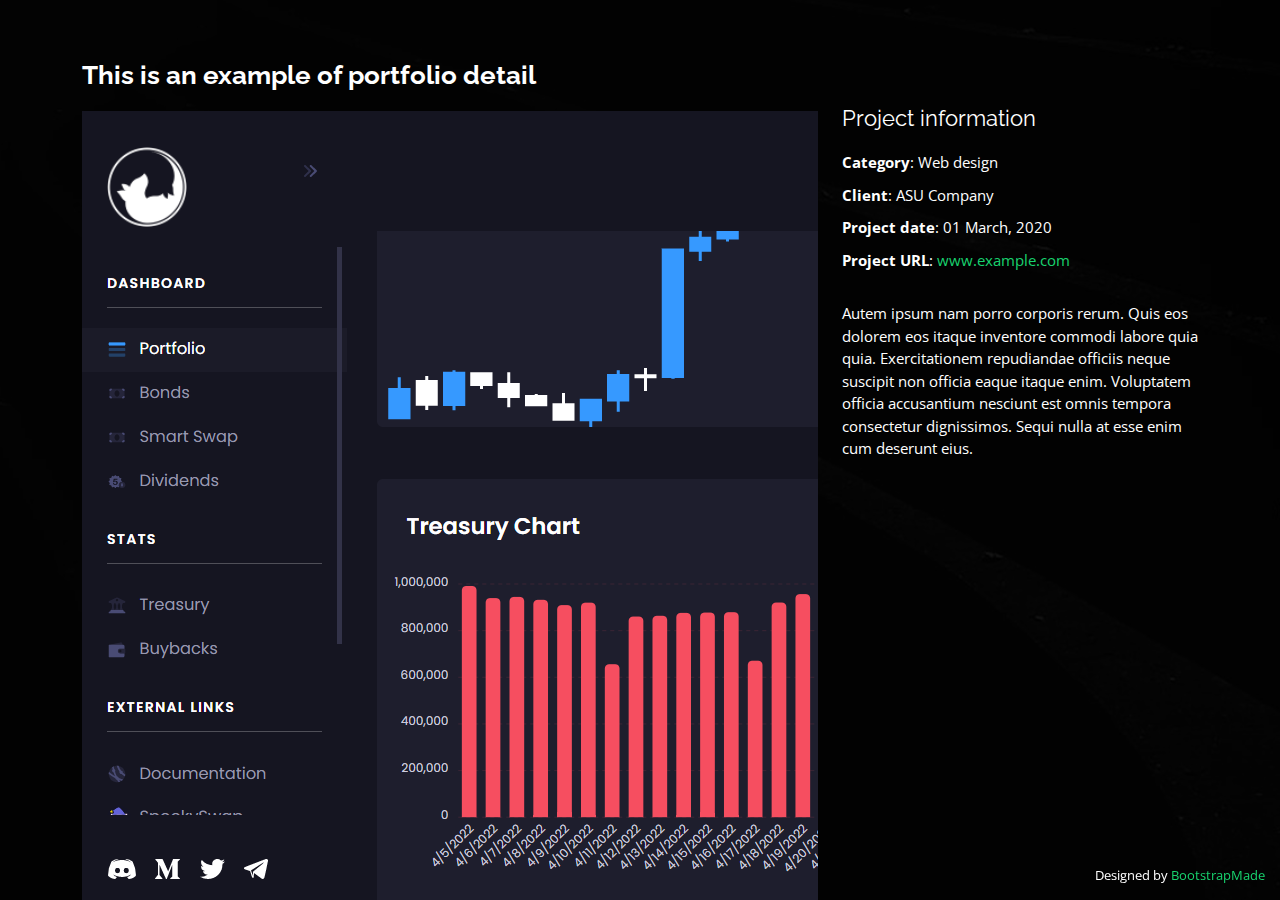
<file: portfolio-details.html>
<!DOCTYPE html>
<html lang="en">

<head>
  <meta charset="utf-8">
  <meta content="width=device-width, initial-scale=1.0" name="viewport">

  <title>Portfolio Details - Personal Bootstrap Template</title>
  <meta content="" name="description">
  <meta content="" name="keywords">

  <!-- Favicons -->
  <link href="assets/img/favicon.png" rel="icon">
  <link href="assets/img/apple-touch-icon.png" rel="apple-touch-icon">

  <!-- Google Fonts -->
  <link href="https://fonts.googleapis.com/css?family=Open+Sans:300,300i,400,400i,600,600i,700,700i|Raleway:300,300i,400,400i,500,500i,600,600i,700,700i|Poppins:300,300i,400,400i,500,500i,600,600i,700,700i" rel="stylesheet">

  <!-- Vendor CSS Files -->
  <link href="assets/vendor/bootstrap/css/bootstrap.min.css" rel="stylesheet">
  <link href="assets/vendor/bootstrap-icons/bootstrap-icons.css" rel="stylesheet">
  <link href="assets/vendor/boxicons/css/boxicons.min.css" rel="stylesheet">
  <link href="assets/vendor/glightbox/css/glightbox.min.css" rel="stylesheet">
  <link href="assets/vendor/remixicon/remixicon.css" rel="stylesheet">
  <link href="assets/vendor/swiper/swiper-bundle.min.css" rel="stylesheet">

  <!-- Template Main CSS File -->
  <link href="assets/css/style.css" rel="stylesheet">

  <!-- =======================================================
  * Template Name: Personal - v4.7.0
  * Template URL: https://bootstrapmade.com/personal-free-resume-bootstrap-template/
  * Author: BootstrapMade.com
  * License: https://bootstrapmade.com/license/
  ======================================================== -->
</head>

<body>

  <main id="main">

    <!-- ======= Portfolio Details ======= -->
    <div id="portfolio-details" class="portfolio-details">
      <div class="container">

        <div class="row">

          <div class="col-lg-8">
            <h2 class="portfolio-title">This is an example of portfolio detail</h2>

            <div class="portfolio-details-slider swiper">
              <div class="swiper-wrapper align-items-center">

                <div class="swiper-slide">
                  <img src="assets/img/portfolio/SCC-1.png" alt="">
                </div>

                <div class="swiper-slide">
                  <img src="assets/img/portfolio/SCC-2.png" alt="">
                </div>

                <div class="swiper-slide">
                  <img src="assets/img/portfolio/SCC-3.png" alt="">
                </div>

              </div>
              <div class="swiper-pagination"></div>
            </div>

          </div>

          <div class="col-lg-4 portfolio-info">
            <h3>Project information</h3>
            <ul>
              <li><strong>Category</strong>: Web design</li>
              <li><strong>Client</strong>: ASU Company</li>
              <li><strong>Project date</strong>: 01 March, 2020</li>
              <li><strong>Project URL</strong>: <a href="#">www.example.com</a></li>
            </ul>

            <p>
              Autem ipsum nam porro corporis rerum. Quis eos dolorem eos itaque inventore commodi labore quia quia. Exercitationem repudiandae officiis neque suscipit non officia eaque itaque enim. Voluptatem officia accusantium nesciunt est omnis tempora consectetur dignissimos. Sequi nulla at esse enim cum deserunt eius.
            </p>
          </div>

        </div>

      </div>
    </div><!-- End Portfolio Details -->

  </main><!-- End #main -->

  <div class="credits">
    <!-- All the links in the footer should remain intact. -->
    <!-- You can delete the links only if you purchased the pro version. -->
    <!-- Licensing information: https://bootstrapmade.com/license/ -->
    <!-- Purchase the pro version with working PHP/AJAX contact form: https://bootstrapmade.com/personal-free-resume-bootstrap-template/ -->
    Designed by <a href="https://bootstrapmade.com/">BootstrapMade</a>
  </div>

  <!-- Vendor JS Files -->
  <script src="assets/vendor/purecounter/purecounter.js"></script>
  <script src="assets/vendor/bootstrap/js/bootstrap.bundle.min.js"></script>
  <script src="assets/vendor/glightbox/js/glightbox.min.js"></script>
  <script src="assets/vendor/isotope-layout/isotope.pkgd.min.js"></script>
  <script src="assets/vendor/swiper/swiper-bundle.min.js"></script>
  <script src="assets/vendor/waypoints/noframework.waypoints.js"></script>
  <script src="assets/vendor/php-email-form/validate.js"></script>

  <!-- Template Main JS File -->
  <script src="assets/js/main.js"></script>

</body>

</html>
</file>
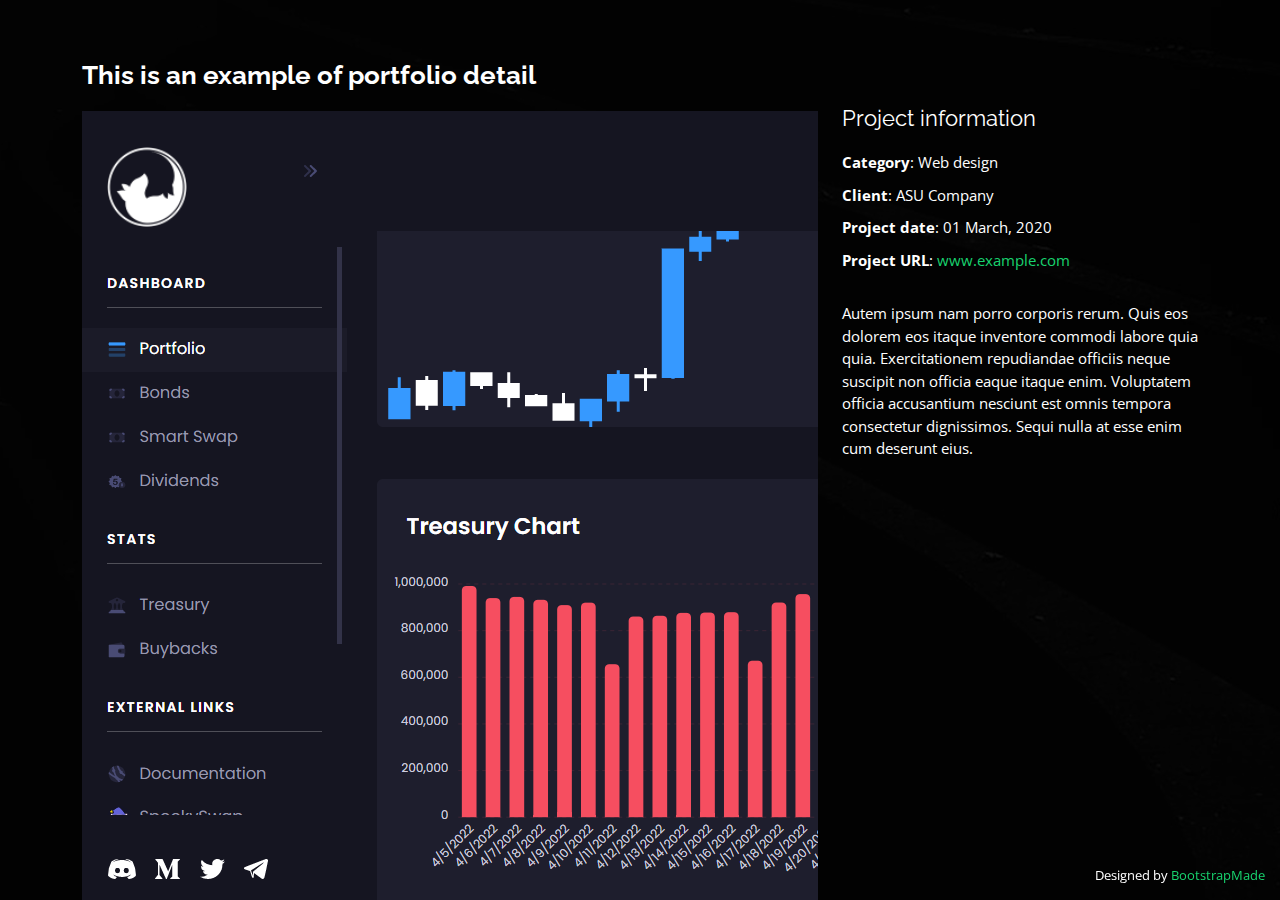
<file: portfolio-details9.html>
<!DOCTYPE html>
<html lang="en">

<head>
  <meta charset="utf-8">
  <meta content="width=device-width, initial-scale=1.0" name="viewport">

  <title>Portfolio Details - Personal Bootstrap Template</title>
  <meta content="" name="description">
  <meta content="" name="keywords">

  <!-- Favicons -->
  <link href="../assets/img/favicon.png" rel="icon">
  <link href="../assets/img/apple-touch-icon.png" rel="apple-touch-icon">

  <!-- Google Fonts -->
  <link href="https://fonts.googleapis.com/css?family=Open+Sans:300,300i,400,400i,600,600i,700,700i|Raleway:300,300i,400,400i,500,500i,600,600i,700,700i|Poppins:300,300i,400,400i,500,500i,600,600i,700,700i" rel="stylesheet">

  <!-- Vendor CSS Files -->
  <link href="../assets/vendor/bootstrap/css/bootstrap.min.css" rel="stylesheet">
  <link href="../assets/vendor/bootstrap-icons/bootstrap-icons.css" rel="stylesheet">
  <link href="../assets/vendor/boxicons/css/boxicons.min.css" rel="stylesheet">
  <link href="../assets/vendor/glightbox/css/glightbox.min.css" rel="stylesheet">
  <link href="../assets/vendor/remixicon/remixicon.css" rel="stylesheet">
  <link href="../assets/vendor/swiper/swiper-bundle.min.css" rel="stylesheet">

  <!-- Template Main CSS File -->
  <link href="../assets/css/style.css" rel="stylesheet">

  <!-- =======================================================
  * Template Name: Personal - v4.7.0
  * Template URL: https://bootstrapmade.com/personal-free-resume-bootstrap-template/
  * Author: BootstrapMade.com
  * License: https://bootstrapmade.com/license/
  ======================================================== -->
</head>

<body>

  <main id="main">

    <!-- ======= Portfolio Details ======= -->
    <div id="portfolio-details" class="portfolio-details">
      <div class="container">

        <div class="row">

          <div class="col-lg-8">
            <h2 class="portfolio-title">This is an example of portfolio detail</h2>

            <div class="portfolio-details-slider swiper">
              <div class="swiper-wrapper align-items-center">

                <div class="swiper-slide">
                  <img src="../assets/img/portfolio/SCC-1.png" alt="">
                </div>

                <div class="swiper-slide">
                  <img src="../assets/img/portfolio/SCC-2.png" alt="">
                </div>

                <div class="swiper-slide">
                  <img src="../assets/img/portfolio/SCC-3.png" alt="">
                </div>

              </div>
              <div class="swiper-pagination"></div>
            </div>

          </div>

          <div class="col-lg-4 portfolio-info">
            <h3>Project information</h3>
            <ul>
              <li><strong>Category</strong>: Web design</li>
              <li><strong>Client</strong>: ASU Company</li>
              <li><strong>Project date</strong>: 01 March, 2020</li>
              <li><strong>Project URL</strong>: <a href="#">www.example.com</a></li>
            </ul>

            <p>
              Autem ipsum nam porro corporis rerum. Quis eos dolorem eos itaque inventore commodi labore quia quia. Exercitationem repudiandae officiis neque suscipit non officia eaque itaque enim. Voluptatem officia accusantium nesciunt est omnis tempora consectetur dignissimos. Sequi nulla at esse enim cum deserunt eius.
            </p>
          </div>

        </div>

      </div>
    </div><!-- End Portfolio Details -->

  </main><!-- End #main -->

  <div class="credits">
    <!-- All the links in the footer should remain intact. -->
    <!-- You can delete the links only if you purchased the pro version. -->
    <!-- Licensing information: https://bootstrapmade.com/license/ -->
    <!-- Purchase the pro version with working PHP/AJAX contact form: https://bootstrapmade.com/personal-free-resume-bootstrap-template/ -->
    Designed by <a href="https://bootstrapmade.com/">BootstrapMade</a>
  </div>

  <!-- Vendor JS Files -->
  <script src="../assets/vendor/purecounter/purecounter.js"></script>
  <script src="../assets/vendor/bootstrap/js/bootstrap.bundle.min.js"></script>
  <script src="../assets/vendor/glightbox/js/glightbox.min.js"></script>
  <script src="../assets/vendor/isotope-layout/isotope.pkgd.min.js"></script>
  <script src="../assets/vendor/swiper/swiper-bundle.min.js"></script>
  <script src="../assets/vendor/waypoints/noframework.waypoints.js"></script>
  <script src="../assets/vendor/php-email-form/validate.js"></script>

  <!-- Template Main JS File -->
  <script src="../assets/js/main.js"></script>

</body>

</html>
</file>
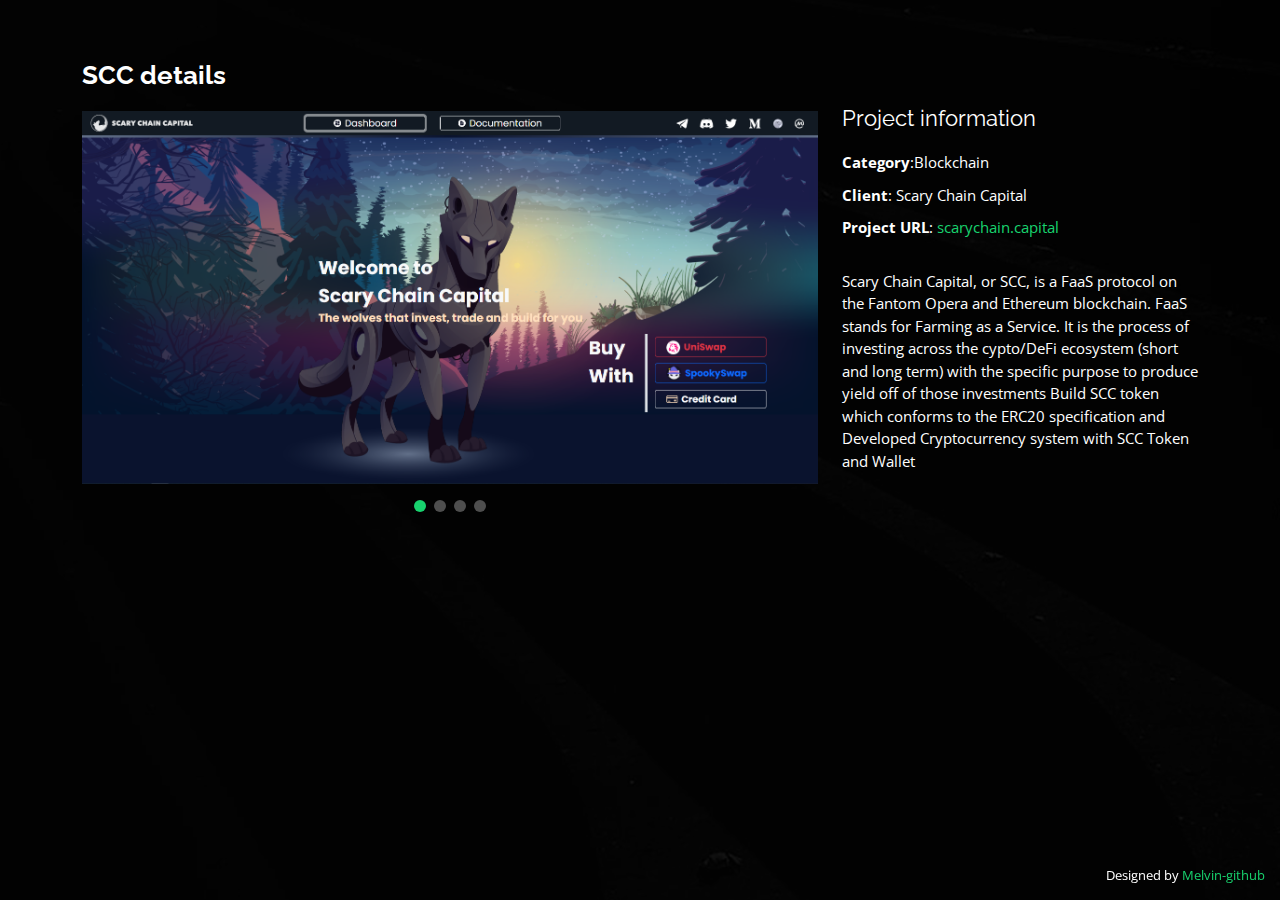
<file: portfolio/portfolio-details1.html>
<!DOCTYPE html>
<html lang="en">

<head>
  <meta charset="utf-8">
  <meta content="width=device-width, initial-scale=1.0" name="viewport">

  <title>Portfolio Details - SCC</title>
  <meta content="" name="description">
  <meta content="" name="keywords">

  <!-- Favicons -->
  <link href="../assets/img/favicon.png" rel="icon">
  <link href="../assets/img/apple-touch-icon.png" rel="apple-touch-icon">

  <!-- Google Fonts -->
  <link href="https://fonts.googleapis.com/css?family=Open+Sans:300,300i,400,400i,600,600i,700,700i|Raleway:300,300i,400,400i,500,500i,600,600i,700,700i|Poppins:300,300i,400,400i,500,500i,600,600i,700,700i" rel="stylesheet">

  <!-- Vendor CSS Files -->
  <link href="../assets/vendor/bootstrap/css/bootstrap.min.css" rel="stylesheet">
  <link href="../assets/vendor/bootstrap-icons/bootstrap-icons.css" rel="stylesheet">
  <link href="../assets/vendor/boxicons/css/boxicons.min.css" rel="stylesheet">
  <link href="../assets/vendor/glightbox/css/glightbox.min.css" rel="stylesheet">
  <link href="../assets/vendor/remixicon/remixicon.css" rel="stylesheet">
  <link href="../assets/vendor/swiper/swiper-bundle.min.css" rel="stylesheet">

  <!-- Template Main CSS File -->
  <link href="../assets/css/style.css" rel="stylesheet">

  <!-- =======================================================
  * Template Name: Personal - v4.7.0
  * Template URL: https://bootstrapmade.com/personal-free-resume-bootstrap-template/
  * Author: BootstrapMade.com
  * License: https://bootstrapmade.com/license/
  ======================================================== -->
</head>

<body>

  <main id="main">

    <!-- ======= Portfolio Details ======= -->
    <div id="portfolio-details" class="portfolio-details">
      <div class="container">

        <div class="row">

          <div class="col-lg-8">
            <h2 class="portfolio-title">SCC details</h2>

            <div class="portfolio-details-slider swiper">
              <div class="swiper-wrapper align-items-center">

                <div class="swiper-slide">
                  <img src="../assets/img/portfolio/SCC-4.png" class="img-fluid" alt="">
                </div>

                <div class="swiper-slide">
                  <img src="../assets/img/portfolio/SCC-1.png" class="img-fluid" alt="">
                </div>

                <div class="swiper-slide">
                  <img src="../assets/img/portfolio/SCC-2.png" class="img-fluid" alt="">
                </div>

                <div class="swiper-slide">
                  <img src="../assets/img/portfolio/SCC-3.png" class="img-fluid" alt="">
                </div>

              </div>
              <div class="swiper-pagination"></div>
            </div>

          </div>

          <div class="col-lg-4 portfolio-info">
            <h3>Project information</h3>
            <ul>
              <li><strong>Category</strong>:Blockchain</li>
              <li><strong>Client</strong>: Scary Chain Capital</li>
              <!-- <li><strong>Project date</strong>: 01 March, 2020</li> -->
              <li><strong>Project URL</strong>: <a href="https://scarychain.capital/">scarychain.capital</a></li>
            </ul>

            <p>
              Scary Chain Capital, or SCC, is a FaaS protocol on the Fantom Opera and Ethereum blockchain. 
              FaaS stands for Farming as a Service. It is the process of investing across the cypto/DeFi ecosystem (short and long term) 
              with the specific purpose to produce yield off of those investments Build SCC token which conforms to the 
              ERC20 specification and Developed Cryptocurrency system with SCC Token and Wallet
            </p>
          </div>

        </div>

      </div>
    </div><!-- End Portfolio Details -->

  </main><!-- End #main -->

  <div class="credits">
    <!-- All the links in the footer should remain intact. -->
    <!-- You can delete the links only if you purchased the pro version. -->
    <!-- Licensing information: https://bootstrapmade.com/license/ -->
    <!-- Purchase the pro version with working PHP/AJAX contact form: https://bootstrapmade.com/personal-free-resume-bootstrap-template/ -->
    Designed by <a href="https://github.com/melbesnard85">Melvin-github</a>
  </div>

  <!-- Vendor JS Files -->
  <script src="../assets/vendor/purecounter/purecounter.js"></script>
  <script src="../assets/vendor/bootstrap/js/bootstrap.bundle.min.js"></script>
  <script src="../assets/vendor/glightbox/js/glightbox.min.js"></script>
  <script src="../assets/vendor/isotope-layout/isotope.pkgd.min.js"></script>
  <script src="../assets/vendor/swiper/swiper-bundle.min.js"></script>
  <script src="../assets/vendor/waypoints/noframework.waypoints.js"></script>
  <script src="../assets/vendor/php-email-form/validate.js"></script>

  <!-- Template Main JS File -->
  <script src="../assets/js/main.js"></script>

</body>

</html>
</file>
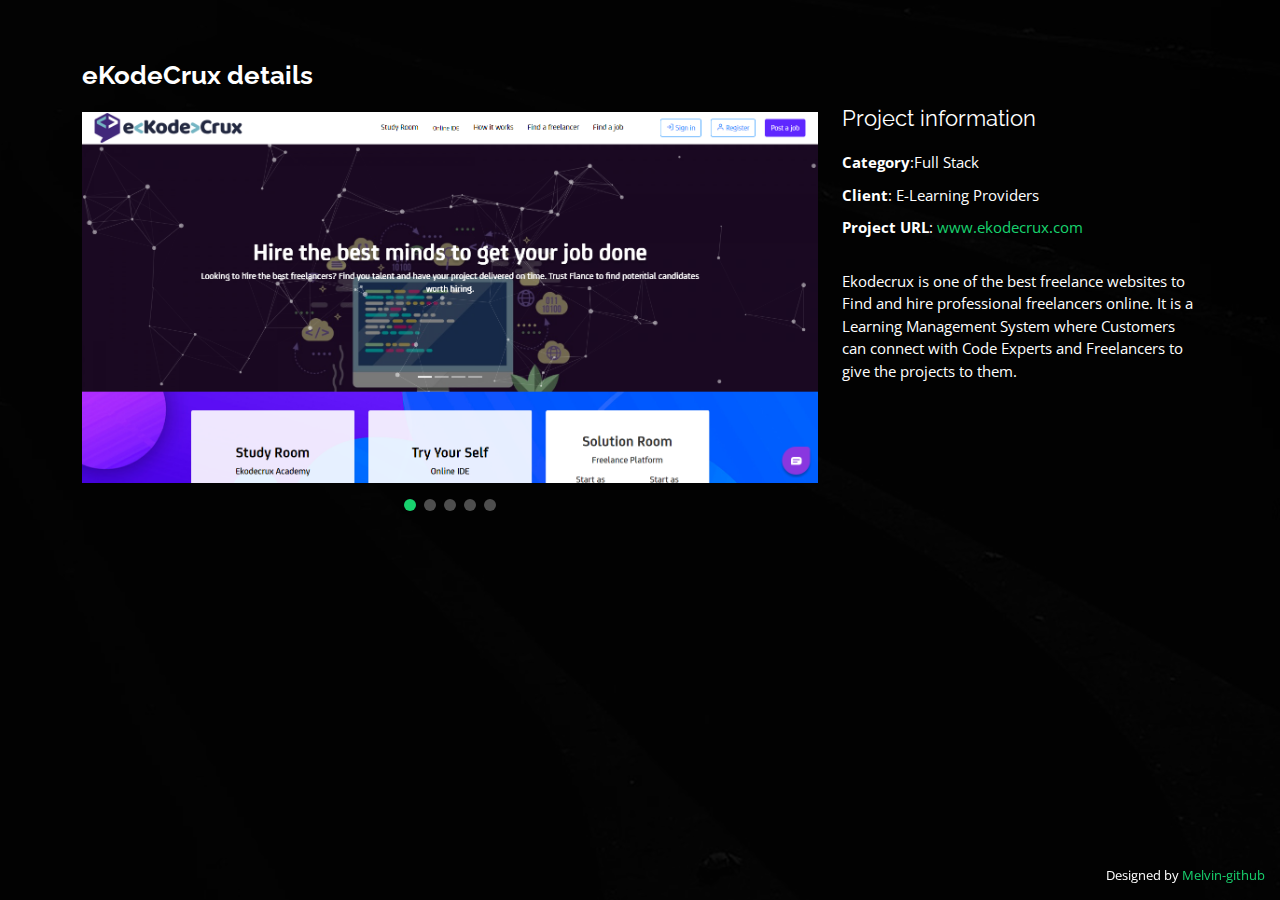
<file: portfolio/portfolio-details2.html>
<!DOCTYPE html>
<html lang="en">

<head>
  <meta charset="utf-8">
  <meta content="width=device-width, initial-scale=1.0" name="viewport">

  <title>Portfolio Details - ekodecrux</title>
  <meta content="" name="description">
  <meta content="" name="keywords">

  <!-- Favicons -->
  <link href="../assets/img/favicon.png" rel="icon">
  <link href="../assets/img/apple-touch-icon.png" rel="apple-touch-icon">

  <!-- Google Fonts -->
  <link href="https://fonts.googleapis.com/css?family=Open+Sans:300,300i,400,400i,600,600i,700,700i|Raleway:300,300i,400,400i,500,500i,600,600i,700,700i|Poppins:300,300i,400,400i,500,500i,600,600i,700,700i" rel="stylesheet">

  <!-- Vendor CSS Files -->
  <link href="../assets/vendor/bootstrap/css/bootstrap.min.css" rel="stylesheet">
  <link href="../assets/vendor/bootstrap-icons/bootstrap-icons.css" rel="stylesheet">
  <link href="../assets/vendor/boxicons/css/boxicons.min.css" rel="stylesheet">
  <link href="../assets/vendor/glightbox/css/glightbox.min.css" rel="stylesheet">
  <link href="../assets/vendor/remixicon/remixicon.css" rel="stylesheet">
  <link href="../assets/vendor/swiper/swiper-bundle.min.css" rel="stylesheet">

  <!-- Template Main CSS File -->
  <link href="../assets/css/style.css" rel="stylesheet">

  <!-- =======================================================
  * Template Name: Personal - v4.7.0
  * Template URL: https://bootstrapmade.com/personal-free-resume-bootstrap-template/
  * Author: BootstrapMade.com
  * License: https://bootstrapmade.com/license/
  ======================================================== -->
</head>

<body>

  <main id="main">

    <!-- ======= Portfolio Details ======= -->
    <div id="portfolio-details" class="portfolio-details">
      <div class="container">

        <div class="row">

          <div class="col-lg-8">
            <h2 class="portfolio-title">eKodeCrux details</h2>

            <div class="portfolio-details-slider swiper">
              <div class="swiper-wrapper align-items-center">

                <div class="swiper-slide">
                  <img src="../assets/img/portfolio/ekodecrux-1.png" class="img-fluid" alt="">
                </div>

                <div class="swiper-slide">
                  <img src="../assets/img/portfolio/ekodecrux-5.png" class="img-fluid" alt="">
                </div>

                <div class="swiper-slide">
                  <img src="../assets/img/portfolio/ekodecrux-2.png" class="img-fluid" alt="">
                </div>

                <div class="swiper-slide">
                  <img src="../assets/img/portfolio/ekodecrux-3.png" class="img-fluid" alt="">
                </div>

                <div class="swiper-slide">
                  <img src="../assets/img/portfolio/ekodecrux-4.png" class="img-fluid" alt="">
                </div>

              </div>
              <div class="swiper-pagination"></div>
            </div>

          </div>

          <div class="col-lg-4 portfolio-info">
            <h3>Project information</h3>
            <ul>
              <li><strong>Category</strong>:Full Stack</li>
              <li><strong>Client</strong>: E-Learning Providers</li>
              <!-- <li><strong>Project date</strong>: 01 March, 2020</li> -->
              <li><strong>Project URL</strong>: <a href="https://www.ekodecrux.com/">www.ekodecrux.com</a></li>
            </ul>

            <p>
              Ekodecrux is one of the best freelance websites to Find and hire professional freelancers online.
              It is a Learning Management System where Customers can connect with Code Experts and Freelancers to give the projects to them.
            </p>
          </div>

        </div>

      </div>
    </div><!-- End Portfolio Details -->

  </main><!-- End #main -->

  <div class="credits">
    <!-- All the links in the footer should remain intact. -->
    <!-- You can delete the links only if you purchased the pro version. -->
    <!-- Licensing information: https://bootstrapmade.com/license/ -->
    <!-- Purchase the pro version with working PHP/AJAX contact form: https://bootstrapmade.com/personal-free-resume-bootstrap-template/ -->
    Designed by <a href="https://github.com/melbesnard85">Melvin-github</a>
  </div>

  <!-- Vendor JS Files -->
  <script src="../assets/vendor/purecounter/purecounter.js"></script>
  <script src="../assets/vendor/bootstrap/js/bootstrap.bundle.min.js"></script>
  <script src="../assets/vendor/glightbox/js/glightbox.min.js"></script>
  <script src="../assets/vendor/isotope-layout/isotope.pkgd.min.js"></script>
  <script src="../assets/vendor/swiper/swiper-bundle.min.js"></script>
  <script src="../assets/vendor/waypoints/noframework.waypoints.js"></script>
  <script src="../assets/vendor/php-email-form/validate.js"></script>

  <!-- Template Main JS File -->
  <script src="../assets/js/main.js"></script>

</body>

</html>
</file>
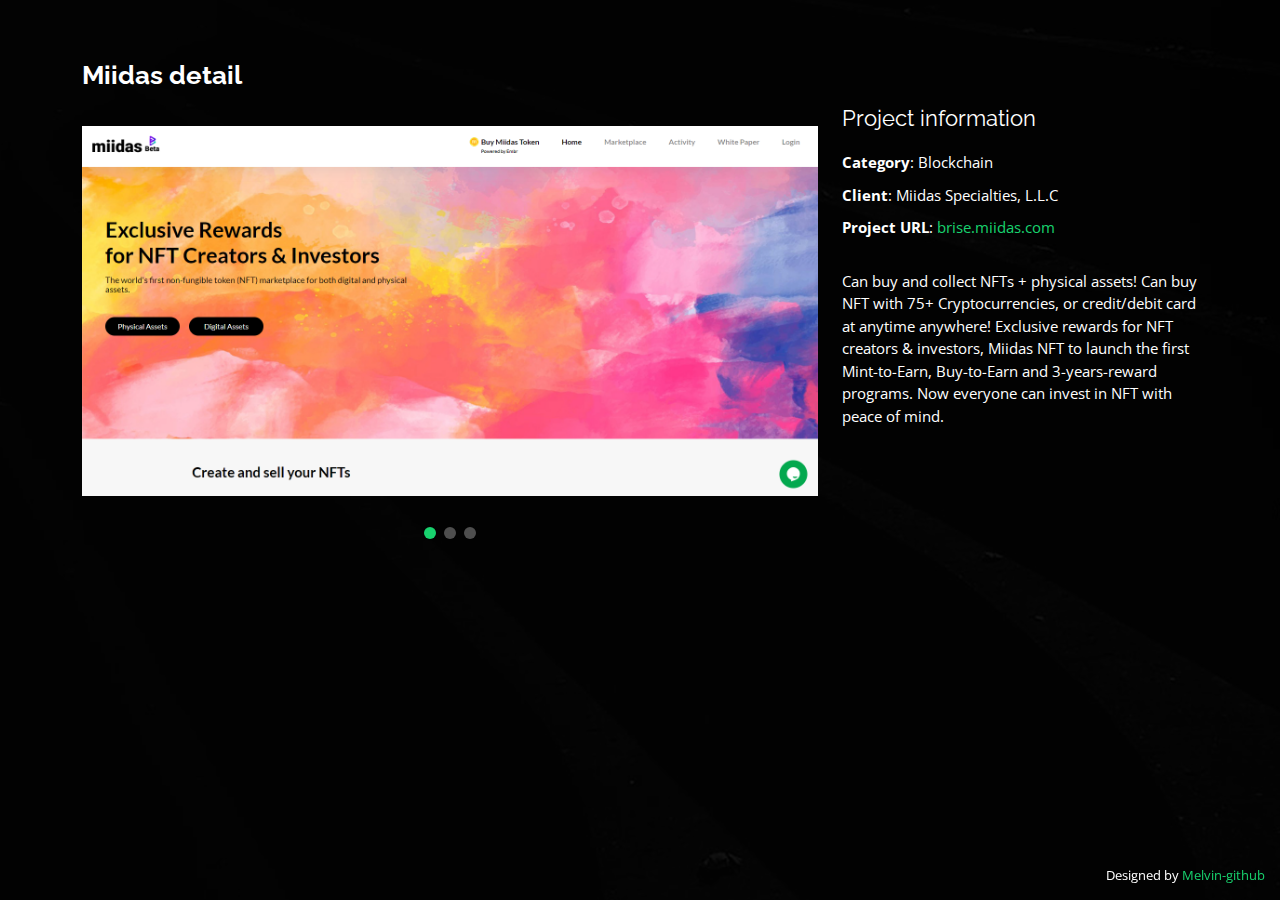
<file: portfolio/portfolio-details3.html>
<!DOCTYPE html>
<html lang="en">

<head>
  <meta charset="utf-8">
  <meta content="width=device-width, initial-scale=1.0" name="viewport">

  <title>Portfolio Details - Miidas</title>
  <meta content="" name="description">
  <meta content="" name="keywords">

  <!-- Favicons -->
  <link href="../assets/img/favicon.png" rel="icon">
  <link href="../assets/img/apple-touch-icon.png" rel="apple-touch-icon">

  <!-- Google Fonts -->
  <link href="https://fonts.googleapis.com/css?family=Open+Sans:300,300i,400,400i,600,600i,700,700i|Raleway:300,300i,400,400i,500,500i,600,600i,700,700i|Poppins:300,300i,400,400i,500,500i,600,600i,700,700i" rel="stylesheet">

  <!-- Vendor CSS Files -->
  <link href="../assets/vendor/bootstrap/css/bootstrap.min.css" rel="stylesheet">
  <link href="../assets/vendor/bootstrap-icons/bootstrap-icons.css" rel="stylesheet">
  <link href="../assets/vendor/boxicons/css/boxicons.min.css" rel="stylesheet">
  <link href="../assets/vendor/glightbox/css/glightbox.min.css" rel="stylesheet">
  <link href="../assets/vendor/remixicon/remixicon.css" rel="stylesheet">
  <link href="../assets/vendor/swiper/swiper-bundle.min.css" rel="stylesheet">

  <!-- Template Main CSS File -->
  <link href="../assets/css/style.css" rel="stylesheet">

  <!-- =======================================================
  * Template Name: Personal - v4.7.0
  * Template URL: https://bootstrapmade.com/personal-free-resume-bootstrap-template/
  * Author: BootstrapMade.com
  * License: https://bootstrapmade.com/license/
  ======================================================== -->
</head>

<body>

  <main id="main">

    <!-- ======= Portfolio Details ======= -->
    <div id="portfolio-details" class="portfolio-details">
      <div class="container">

        <div class="row">

          <div class="col-lg-8">
            <h2 class="portfolio-title">Miidas detail</h2>

            <div class="portfolio-details-slider swiper">
              <div class="swiper-wrapper align-items-center">

                <div class="swiper-slide">
                  <img src="../assets/img/portfolio/miidas-1.png" class="img-fluid" alt="">
                </div>

                <div class="swiper-slide">
                  <img src="../assets/img/portfolio/miidas-2.png" class="img-fluid" alt="">
                </div>

                <div class="swiper-slide">
                  <img src="../assets/img/portfolio/miidas-3.png" class="img-fluid" alt="">
                </div>

              </div>
              <div class="swiper-pagination"></div>
            </div>

          </div>

          <div class="col-lg-4 portfolio-info">
            <h3>Project information</h3>
            <ul>
              <li><strong>Category</strong>: Blockchain</li>
              <li><strong>Client</strong>: Miidas Specialties, L.L.C</li>
              <!-- <li><strong>Project date</strong>: 01 March, 2020</li> -->
              <li><strong>Project URL</strong>: <a href="https://brise.miidas.com/">brise.miidas.com</a></li>
            </ul>

            <p>
              Can buy and collect NFTs + physical assets!
              Can buy NFT with 75+ Cryptocurrencies, or credit/debit card at anytime anywhere!
              Exclusive rewards for NFT creators & investors, Miidas NFT to launch the first Mint-to-Earn, Buy-to-Earn and 3-years-reward programs.
              Now everyone can invest in NFT with peace of mind.
            </p>
          </div>

        </div>

      </div>
    </div><!-- End Portfolio Details -->

  </main><!-- End #main -->

  <div class="credits">
    <!-- All the links in the footer should remain intact. -->
    <!-- You can delete the links only if you purchased the pro version. -->
    <!-- Licensing information: https://bootstrapmade.com/license/ -->
    <!-- Purchase the pro version with working PHP/AJAX contact form: https://bootstrapmade.com/personal-free-resume-bootstrap-template/ -->
    Designed by <a href="https://github.com/melbesnard85">Melvin-github</a>
  </div>

  <!-- Vendor JS Files -->
  <script src="../assets/vendor/purecounter/purecounter.js"></script>
  <script src="../assets/vendor/bootstrap/js/bootstrap.bundle.min.js"></script>
  <script src="../assets/vendor/glightbox/js/glightbox.min.js"></script>
  <script src="../assets/vendor/isotope-layout/isotope.pkgd.min.js"></script>
  <script src="../assets/vendor/swiper/swiper-bundle.min.js"></script>
  <script src="../assets/vendor/waypoints/noframework.waypoints.js"></script>
  <script src="../assets/vendor/php-email-form/validate.js"></script>

  <!-- Template Main JS File -->
  <script src="../assets/js/main.js"></script>

</body>

</html>
</file>
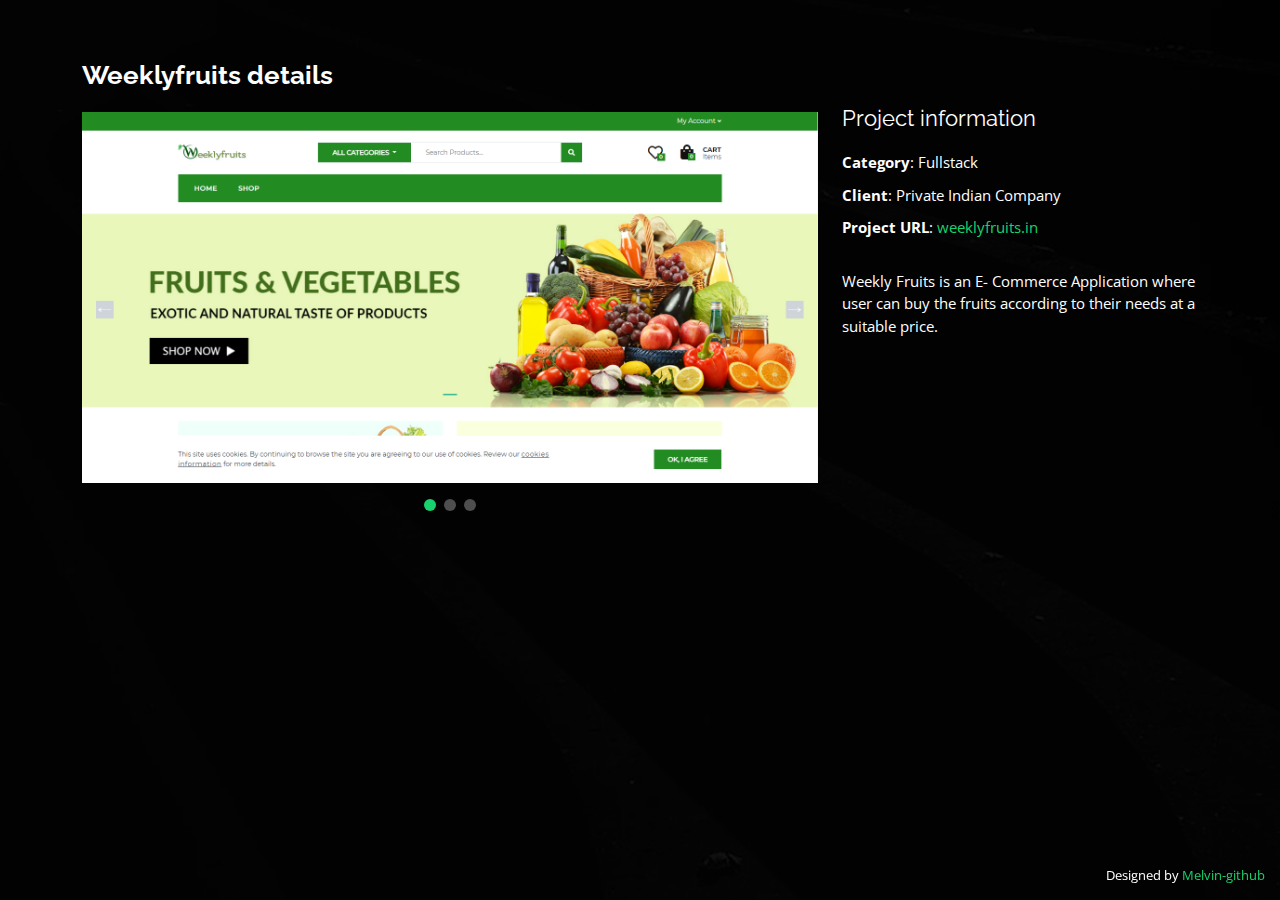
<file: portfolio/portfolio-details4.html>
<!DOCTYPE html>
<html lang="en">

<head>
  <meta charset="utf-8">
  <meta content="width=device-width, initial-scale=1.0" name="viewport">

  <title>Portfolio Details - Weeklyfruits</title>
  <meta content="" name="description">
  <meta content="" name="keywords">

  <!-- Favicons -->
  <link href="../assets/img/favicon.png" rel="icon">
  <link href="../assets/img/apple-touch-icon.png" rel="apple-touch-icon">

  <!-- Google Fonts -->
  <link href="https://fonts.googleapis.com/css?family=Open+Sans:300,300i,400,400i,600,600i,700,700i|Raleway:300,300i,400,400i,500,500i,600,600i,700,700i|Poppins:300,300i,400,400i,500,500i,600,600i,700,700i" rel="stylesheet">

  <!-- Vendor CSS Files -->
  <link href="../assets/vendor/bootstrap/css/bootstrap.min.css" rel="stylesheet">
  <link href="../assets/vendor/bootstrap-icons/bootstrap-icons.css" rel="stylesheet">
  <link href="../assets/vendor/boxicons/css/boxicons.min.css" rel="stylesheet">
  <link href="../assets/vendor/glightbox/css/glightbox.min.css" rel="stylesheet">
  <link href="../assets/vendor/remixicon/remixicon.css" rel="stylesheet">
  <link href="../assets/vendor/swiper/swiper-bundle.min.css" rel="stylesheet">

  <!-- Template Main CSS File -->
  <link href="../assets/css/style.css" rel="stylesheet">

  <!-- =======================================================
  * Template Name: Personal - v4.7.0
  * Template URL: https://bootstrapmade.com/personal-free-resume-bootstrap-template/
  * Author: BootstrapMade.com
  * License: https://bootstrapmade.com/license/
  ======================================================== -->
</head>

<body>

  <main id="main">

    <!-- ======= Portfolio Details ======= -->
    <div id="portfolio-details" class="portfolio-details">
      <div class="container">

        <div class="row">

          <div class="col-lg-8">
            <h2 class="portfolio-title">Weeklyfruits details</h2>

            <div class="portfolio-details-slider swiper">
              <div class="swiper-wrapper align-items-center">

                <div class="swiper-slide">
                  <img src="../assets/img/portfolio/weeklyfruits-1.png" class="img-fluid" alt="">
                </div>

                <div class="swiper-slide">
                  <img src="../assets/img/portfolio/weeklyfruits-2.png" class="img-fluid" alt="">
                </div>

                <div class="swiper-slide">
                  <img src="../assets/img/portfolio/weeklyfruits-3.png" class="img-fluid" alt="">
                </div>

              </div>
              <div class="swiper-pagination"></div>
            </div>

          </div>

          <div class="col-lg-4 portfolio-info">
            <h3>Project information</h3>
            <ul>
              <li><strong>Category</strong>: Fullstack</li>
              <li><strong>Client</strong>: Private Indian Company</li>
              <!-- <li><strong>Project date</strong>: 01 March, 2020</li> -->
              <li><strong>Project URL</strong>: <a href="https://www.weeklyfruits.in/">weeklyfruits.in</a></li>
            </ul>

            <p>
              Weekly Fruits is an E- Commerce Application where user can buy the fruits according to their needs at a suitable price.
            </p>
          </div>

        </div>

      </div>
    </div><!-- End Portfolio Details -->

  </main><!-- End #main -->

  <div class="credits">
    <!-- All the links in the footer should remain intact. -->
    <!-- You can delete the links only if you purchased the pro version. -->
    <!-- Licensing information: https://bootstrapmade.com/license/ -->
    <!-- Purchase the pro version with working PHP/AJAX contact form: https://bootstrapmade.com/personal-free-resume-bootstrap-template/ -->
    Designed by <a href="https://github.com/melbesnard85">Melvin-github</a>
  </div>

  <!-- Vendor JS Files -->
  <script src="../assets/vendor/purecounter/purecounter.js"></script>
  <script src="../assets/vendor/bootstrap/js/bootstrap.bundle.min.js"></script>
  <script src="../assets/vendor/glightbox/js/glightbox.min.js"></script>
  <script src="../assets/vendor/isotope-layout/isotope.pkgd.min.js"></script>
  <script src="../assets/vendor/swiper/swiper-bundle.min.js"></script>
  <script src="../assets/vendor/waypoints/noframework.waypoints.js"></script>
  <script src="../assets/vendor/php-email-form/validate.js"></script>

  <!-- Template Main JS File -->
  <script src="../assets/js/main.js"></script>

</body>

</html>
</file>
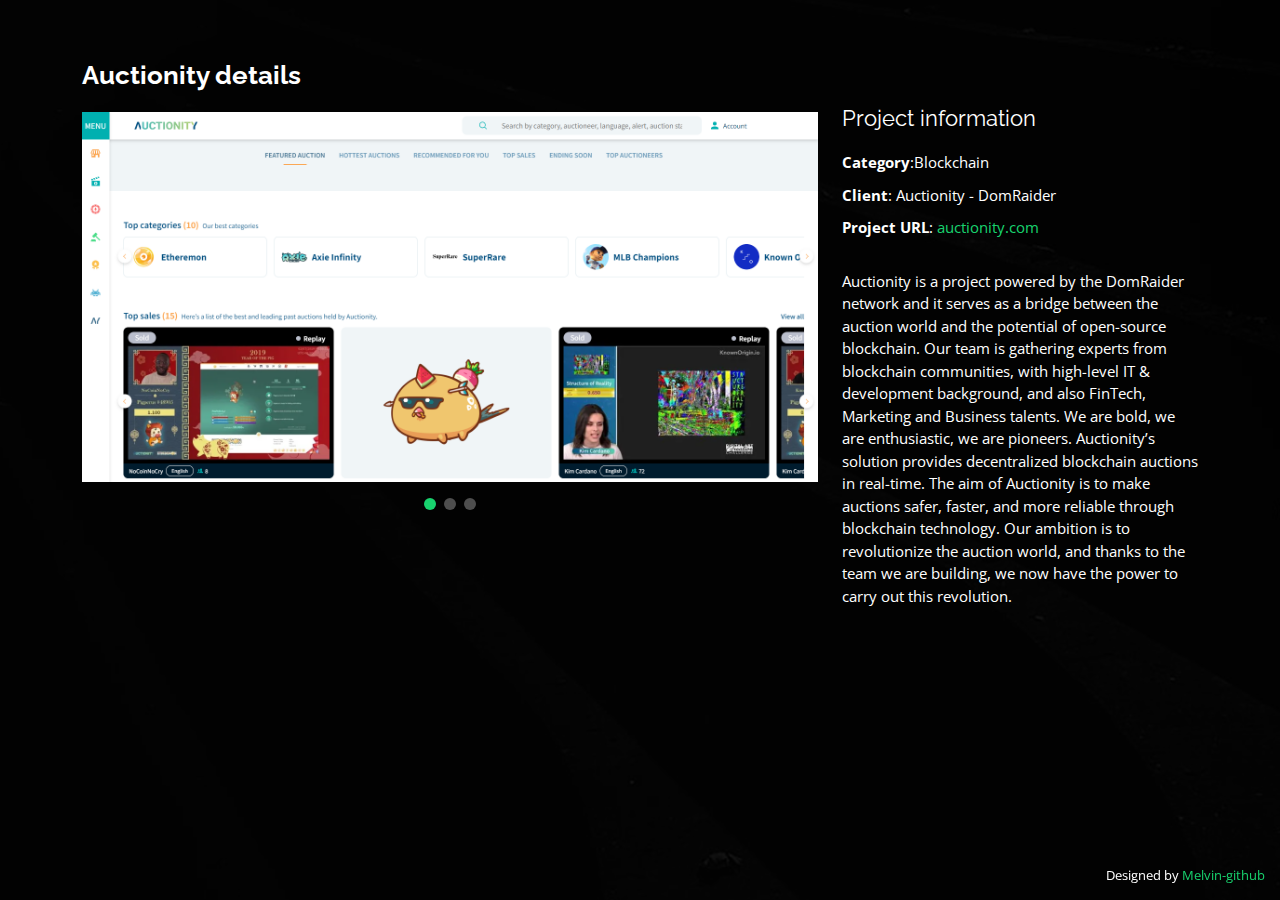
<file: portfolio/portfolio-details5.html>
<!DOCTYPE html>
<html lang="en">

<head>
  <meta charset="utf-8">
  <meta content="width=device-width, initial-scale=1.0" name="viewport">

  <title>Portfolio Details - Auctionity</title>
  <meta content="" name="description">
  <meta content="" name="keywords">

  <!-- Favicons -->
  <link href="../assets/img/favicon.png" rel="icon">
  <link href="../assets/img/apple-touch-icon.png" rel="apple-touch-icon">

  <!-- Google Fonts -->
  <link href="https://fonts.googleapis.com/css?family=Open+Sans:300,300i,400,400i,600,600i,700,700i|Raleway:300,300i,400,400i,500,500i,600,600i,700,700i|Poppins:300,300i,400,400i,500,500i,600,600i,700,700i" rel="stylesheet">

  <!-- Vendor CSS Files -->
  <link href="../assets/vendor/bootstrap/css/bootstrap.min.css" rel="stylesheet">
  <link href="../assets/vendor/bootstrap-icons/bootstrap-icons.css" rel="stylesheet">
  <link href="../assets/vendor/boxicons/css/boxicons.min.css" rel="stylesheet">
  <link href="../assets/vendor/glightbox/css/glightbox.min.css" rel="stylesheet">
  <link href="../assets/vendor/remixicon/remixicon.css" rel="stylesheet">
  <link href="../assets/vendor/swiper/swiper-bundle.min.css" rel="stylesheet">

  <!-- Template Main CSS File -->
  <link href="../assets/css/style.css" rel="stylesheet">

  <!-- =======================================================
  * Template Name: Personal - v4.7.0
  * Template URL: https://bootstrapmade.com/personal-free-resume-bootstrap-template/
  * Author: BootstrapMade.com
  * License: https://bootstrapmade.com/license/
  ======================================================== -->
</head>

<body>

  <main id="main">

    <!-- ======= Portfolio Details ======= -->
    <div id="portfolio-details" class="portfolio-details">
      <div class="container">

        <div class="row">

          <div class="col-lg-8">
            <h2 class="portfolio-title">Auctionity details</h2>

            <div class="portfolio-details-slider swiper">
              <div class="swiper-wrapper align-items-center">

                <div class="swiper-slide">
                  <img src="../assets/img/portfolio/auctionity-1.png" class="img-fluid" alt="">
                </div>

                <div class="swiper-slide">
                  <img src="../assets/img/portfolio/auctionity-3.png" class="img-fluid" alt="">
                </div>

                <div class="swiper-slide">
                  <img src="../assets/img/portfolio/auctionity-2.png" class="img-fluid" alt="">
                </div>

              </div>
              <div class="swiper-pagination"></div>
            </div>

          </div>

          <div class="col-lg-4 portfolio-info">
            <h3>Project information</h3>
            <ul>
              <li><strong>Category</strong>:Blockchain</li>
              <li><strong>Client</strong>: Auctionity - DomRaider</li>
              <!-- <li><strong>Project date</strong>: 01 March, 2020</li> -->
              <li><strong>Project URL</strong>: <a href="https://www.auctionity.com/">auctionity.com</a></li>
            </ul>

            <p>
              Auctionity is a project powered by the DomRaider network and it serves as a bridge between the auction world 
              and the potential of open-source blockchain. Our team is gathering experts from blockchain communities, 
              with high-level IT & development background, and also FinTech, Marketing and Business talents. We are bold, we are enthusiastic, 
              we are pioneers. Auctionity’s solution provides decentralized blockchain auctions in real-time. The aim of Auctionity is 
              to make auctions safer, faster, and more reliable through blockchain technology. Our ambition is to revolutionize the auction world, 
              and thanks to the team we are building, we now have the power to carry out this revolution.
            </p>
          </div>

        </div>

      </div>
    </div><!-- End Portfolio Details -->

  </main><!-- End #main -->

  <div class="credits">
    <!-- All the links in the footer should remain intact. -->
    <!-- You can delete the links only if you purchased the pro version. -->
    <!-- Licensing information: https://bootstrapmade.com/license/ -->
    <!-- Purchase the pro version with working PHP/AJAX contact form: https://bootstrapmade.com/personal-free-resume-bootstrap-template/ -->
    Designed by <a href="https://github.com/melbesnard85">Melvin-github</a>
  </div>

  <!-- Vendor JS Files -->
  <script src="../assets/vendor/purecounter/purecounter.js"></script>
  <script src="../assets/vendor/bootstrap/js/bootstrap.bundle.min.js"></script>
  <script src="../assets/vendor/glightbox/js/glightbox.min.js"></script>
  <script src="../assets/vendor/isotope-layout/isotope.pkgd.min.js"></script>
  <script src="../assets/vendor/swiper/swiper-bundle.min.js"></script>
  <script src="../assets/vendor/waypoints/noframework.waypoints.js"></script>
  <script src="../assets/vendor/php-email-form/validate.js"></script>

  <!-- Template Main JS File -->
  <script src="../assets/js/main.js"></script>

</body>

</html>
</file>
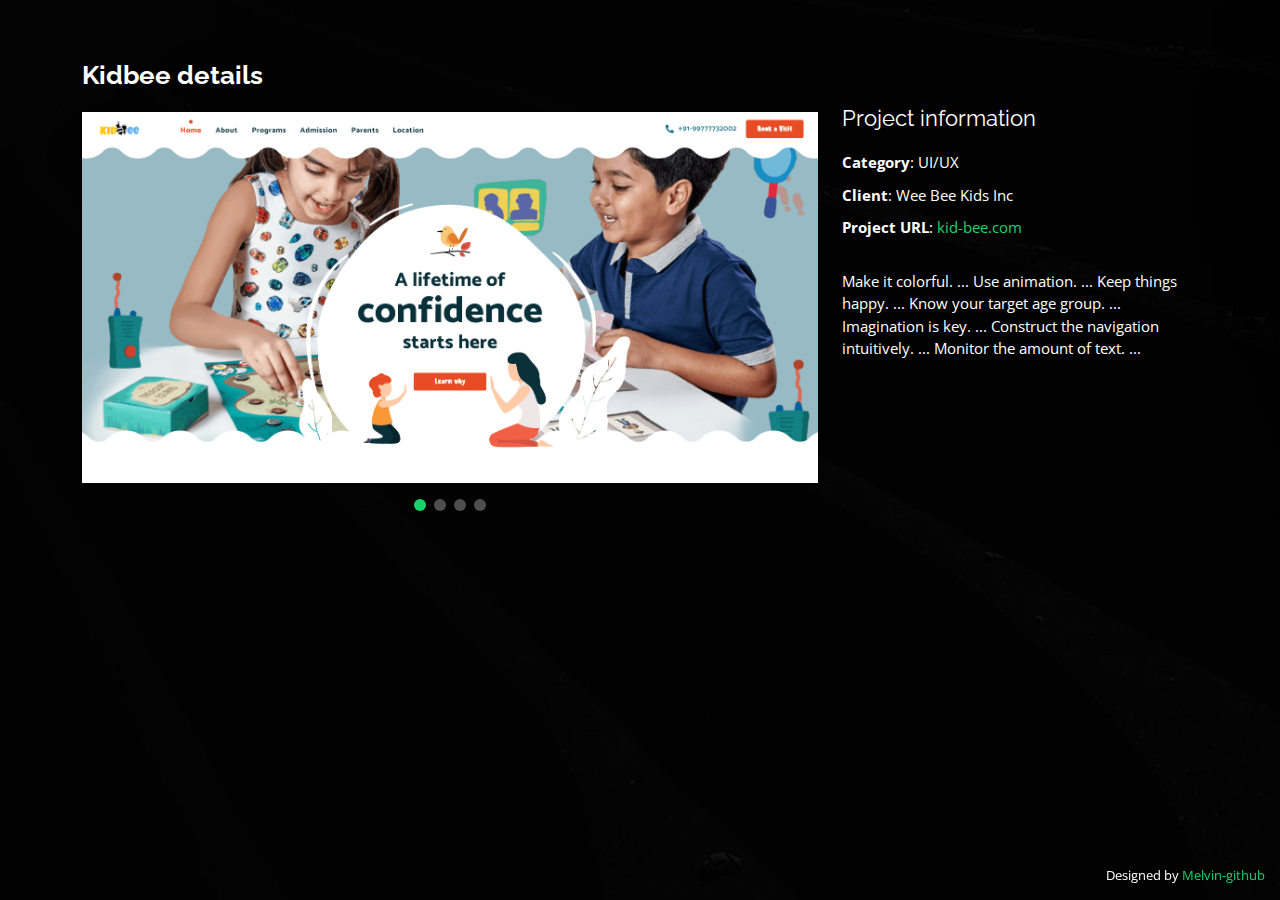
<file: portfolio/portfolio-details6.html>
<!DOCTYPE html>
<html lang="en">

<head>
  <meta charset="utf-8">
  <meta content="width=device-width, initial-scale=1.0" name="viewport">

  <title>Portfolio Details - Kidbee</title>
  <meta content="" name="description">
  <meta content="" name="keywords">

  <!-- Favicons -->
  <link href="../assets/img/favicon.png" rel="icon">
  <link href="../assets/img/apple-touch-icon.png" rel="apple-touch-icon">

  <!-- Google Fonts -->
  <link href="https://fonts.googleapis.com/css?family=Open+Sans:300,300i,400,400i,600,600i,700,700i|Raleway:300,300i,400,400i,500,500i,600,600i,700,700i|Poppins:300,300i,400,400i,500,500i,600,600i,700,700i" rel="stylesheet">

  <!-- Vendor CSS Files -->
  <link href="../assets/vendor/bootstrap/css/bootstrap.min.css" rel="stylesheet">
  <link href="../assets/vendor/bootstrap-icons/bootstrap-icons.css" rel="stylesheet">
  <link href="../assets/vendor/boxicons/css/boxicons.min.css" rel="stylesheet">
  <link href="../assets/vendor/glightbox/css/glightbox.min.css" rel="stylesheet">
  <link href="../assets/vendor/remixicon/remixicon.css" rel="stylesheet">
  <link href="../assets/vendor/swiper/swiper-bundle.min.css" rel="stylesheet">

  <!-- Template Main CSS File -->
  <link href="../assets/css/style.css" rel="stylesheet">

  <!-- =======================================================
  * Template Name: Personal - v4.7.0
  * Template URL: https://bootstrapmade.com/personal-free-resume-bootstrap-template/
  * Author: BootstrapMade.com
  * License: https://bootstrapmade.com/license/
  ======================================================== -->
</head>

<body>

  <main id="main">

    <!-- ======= Portfolio Details ======= -->
    <div id="portfolio-details" class="portfolio-details">
      <div class="container">

        <div class="row">

          <div class="col-lg-8">
            <h2 class="portfolio-title">Kidbee details</h2>

            <div class="portfolio-details-slider swiper">
              <div class="swiper-wrapper align-items-center">

                <div class="swiper-slide">
                  <img src="../assets/img/portfolio/kidbee-1.png" class="img-fluid" alt="">
                </div>

                <div class="swiper-slide">
                  <img src="../assets/img/portfolio/kidbee-2.png" class="img-fluid" alt="">
                </div>

                <div class="swiper-slide">
                  <img src="../assets/img/portfolio/kidbee-3.png" class="img-fluid" alt="">
                </div>

                <div class="swiper-slide">
                  <img src="../assets/img/portfolio/kidbee-4.png" class="img-fluid" alt="">
                </div>

              </div>
              <div class="swiper-pagination"></div>
            </div>

          </div>

          <div class="col-lg-4 portfolio-info">
            <h3>Project information</h3>
            <ul>
              <li><strong>Category</strong>: UI/UX</li>
              <li><strong>Client</strong>: Wee Bee Kids Inc</li>
              <!-- <li><strong>Project date</strong>: 01 March, 2020</li> -->
              <li><strong>Project URL</strong>: <a href="https://kid-bee.com/">kid-bee.com</a></li>
            </ul>

            <p>
              Make it colorful. ...
              Use animation. ...
              Keep things happy. ...
              Know your target age group. ...
              Imagination is key. ...
              Construct the navigation intuitively. ...
              Monitor the amount of text. ...
            </p>
          </div>

        </div>

      </div>
    </div><!-- End Portfolio Details -->

  </main><!-- End #main -->

  <div class="credits">
    <!-- All the links in the footer should remain intact. -->
    <!-- You can delete the links only if you purchased the pro version. -->
    <!-- Licensing information: https://bootstrapmade.com/license/ -->
    <!-- Purchase the pro version with working PHP/AJAX contact form: https://bootstrapmade.com/personal-free-resume-bootstrap-template/ -->
    Designed by <a href="https://github.com/melbesnard85">Melvin-github</a>
  </div>

  <!-- Vendor JS Files -->
  <script src="../assets/vendor/purecounter/purecounter.js"></script>
  <script src="../assets/vendor/bootstrap/js/bootstrap.bundle.min.js"></script>
  <script src="../assets/vendor/glightbox/js/glightbox.min.js"></script>
  <script src="../assets/vendor/isotope-layout/isotope.pkgd.min.js"></script>
  <script src="../assets/vendor/swiper/swiper-bundle.min.js"></script>
  <script src="../assets/vendor/waypoints/noframework.waypoints.js"></script>
  <script src="../assets/vendor/php-email-form/validate.js"></script>

  <!-- Template Main JS File -->
  <script src="../assets/js/main.js"></script>

</body>

</html>
</file>
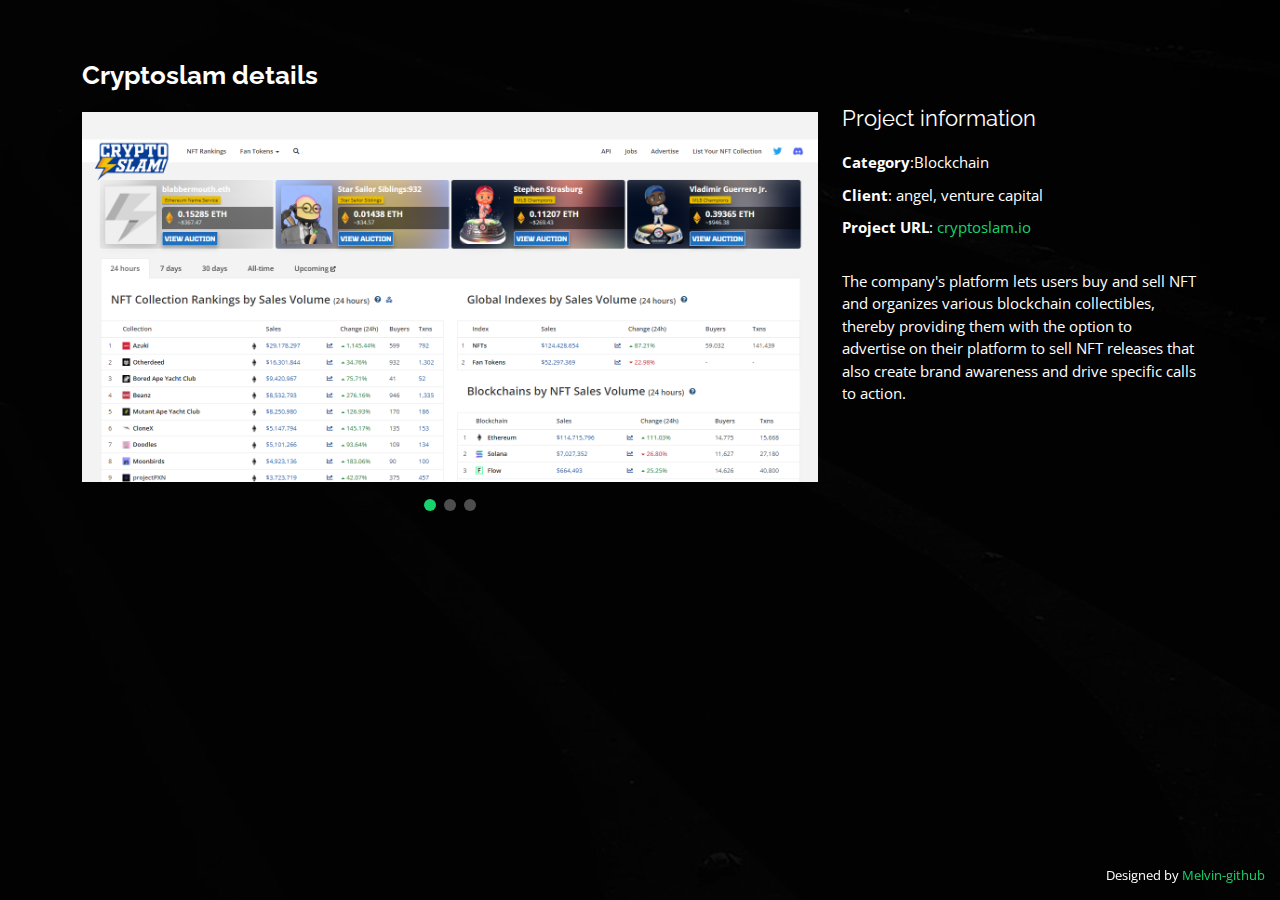
<file: portfolio/portfolio-details7.html>
<!DOCTYPE html>
<html lang="en">

<head>
  <meta charset="utf-8">
  <meta content="width=device-width, initial-scale=1.0" name="viewport">

  <title>Portfolio Details - Cryptoslam</title>
  <meta content="" name="description">
  <meta content="" name="keywords">

  <!-- Favicons -->
  <link href="../assets/img/favicon.png" rel="icon">
  <link href="../assets/img/apple-touch-icon.png" rel="apple-touch-icon">

  <!-- Google Fonts -->
  <link href="https://fonts.googleapis.com/css?family=Open+Sans:300,300i,400,400i,600,600i,700,700i|Raleway:300,300i,400,400i,500,500i,600,600i,700,700i|Poppins:300,300i,400,400i,500,500i,600,600i,700,700i" rel="stylesheet">

  <!-- Vendor CSS Files -->
  <link href="../assets/vendor/bootstrap/css/bootstrap.min.css" rel="stylesheet">
  <link href="../assets/vendor/bootstrap-icons/bootstrap-icons.css" rel="stylesheet">
  <link href="../assets/vendor/boxicons/css/boxicons.min.css" rel="stylesheet">
  <link href="../assets/vendor/glightbox/css/glightbox.min.css" rel="stylesheet">
  <link href="../assets/vendor/remixicon/remixicon.css" rel="stylesheet">
  <link href="../assets/vendor/swiper/swiper-bundle.min.css" rel="stylesheet">

  <!-- Template Main CSS File -->
  <link href="../assets/css/style.css" rel="stylesheet">

  <!-- =======================================================
  * Template Name: Personal - v4.7.0
  * Template URL: https://bootstrapmade.com/personal-free-resume-bootstrap-template/
  * Author: BootstrapMade.com
  * License: https://bootstrapmade.com/license/
  ======================================================== -->
</head>

<body>

  <main id="main">

    <!-- ======= Portfolio Details ======= -->
    <div id="portfolio-details" class="portfolio-details">
      <div class="container">

        <div class="row">

          <div class="col-lg-8">
            <h2 class="portfolio-title">Cryptoslam details</h2>

            <div class="portfolio-details-slider swiper">
              <div class="swiper-wrapper align-items-center">

                <div class="swiper-slide">
                  <img src="../assets/img/portfolio/cryptoslam-1.png" class="img-fluid" alt="">
                </div>

                <div class="swiper-slide">
                  <img src="../assets/img/portfolio/cryptoslam-3.png" class="img-fluid" alt="">
                </div>

                <div class="swiper-slide">
                  <img src="../assets/img/portfolio/cryptoslam-2.png" class="img-fluid" alt="">
                </div>

              </div>
              <div class="swiper-pagination"></div>
            </div>

          </div>

          <div class="col-lg-4 portfolio-info">
            <h3>Project information</h3>
            <ul>
              <li><strong>Category</strong>:Blockchain</li>
              <li><strong>Client</strong>: angel, venture capital</li>
              <!-- <li><strong>Project date</strong>: 01 March, 2020</li> -->
              <li><strong>Project URL</strong>: <a href="https://cryptoslam.io/">cryptoslam.io</a></li>
            </ul>

            <p>
              The company's platform lets users buy and sell NFT and organizes various blockchain collectibles, 
              thereby providing them with the option to advertise on their platform to sell NFT releases that also create brand awareness 
              and drive specific calls to action.
            </p>
          </div>

        </div>

      </div>
    </div><!-- End Portfolio Details -->

  </main><!-- End #main -->

  <div class="credits">
    <!-- All the links in the footer should remain intact. -->
    <!-- You can delete the links only if you purchased the pro version. -->
    <!-- Licensing information: https://bootstrapmade.com/license/ -->
    <!-- Purchase the pro version with working PHP/AJAX contact form: https://bootstrapmade.com/personal-free-resume-bootstrap-template/ -->
    Designed by <a href="https://github.com/melbesnard85">Melvin-github</a>
  </div>

  <!-- Vendor JS Files -->
  <script src="../assets/vendor/purecounter/purecounter.js"></script>
  <script src="../assets/vendor/bootstrap/js/bootstrap.bundle.min.js"></script>
  <script src="../assets/vendor/glightbox/js/glightbox.min.js"></script>
  <script src="../assets/vendor/isotope-layout/isotope.pkgd.min.js"></script>
  <script src="../assets/vendor/swiper/swiper-bundle.min.js"></script>
  <script src="../assets/vendor/waypoints/noframework.waypoints.js"></script>
  <script src="../assets/vendor/php-email-form/validate.js"></script>

  <!-- Template Main JS File -->
  <script src="../assets/js/main.js"></script>

</body>

</html>
</file>
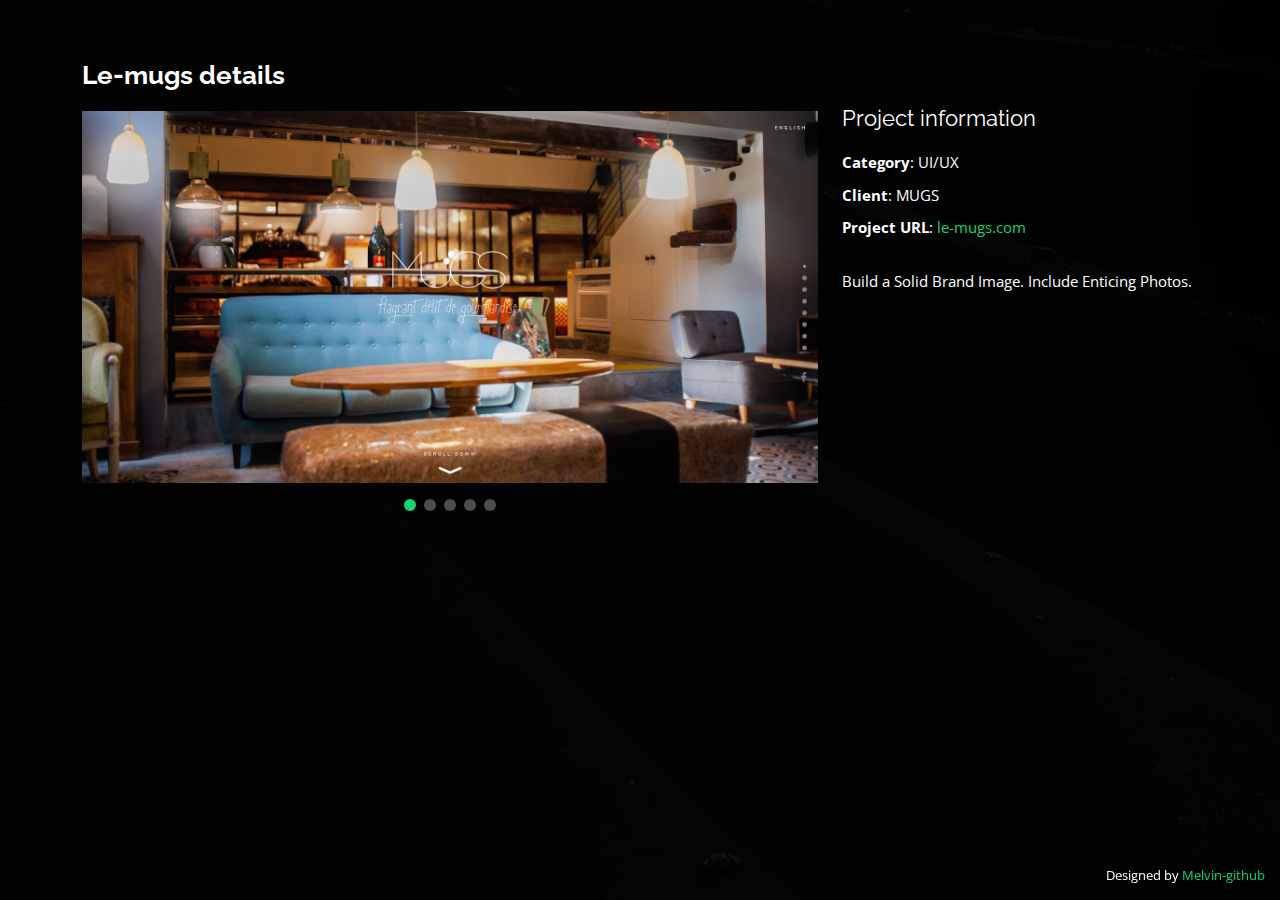
<file: portfolio/portfolio-details8.html>
<!DOCTYPE html>
<html lang="en">

<head>
  <meta charset="utf-8">
  <meta content="width=device-width, initial-scale=1.0" name="viewport">

  <title>Portfolio Details - Le-mugs</title>
  <meta content="" name="description">
  <meta content="" name="keywords">

  <!-- Favicons -->
  <link href="../assets/img/favicon.png" rel="icon">
  <link href="../assets/img/apple-touch-icon.png" rel="apple-touch-icon">

  <!-- Google Fonts -->
  <link href="https://fonts.googleapis.com/css?family=Open+Sans:300,300i,400,400i,600,600i,700,700i|Raleway:300,300i,400,400i,500,500i,600,600i,700,700i|Poppins:300,300i,400,400i,500,500i,600,600i,700,700i" rel="stylesheet">

  <!-- Vendor CSS Files -->
  <link href="../assets/vendor/bootstrap/css/bootstrap.min.css" rel="stylesheet">
  <link href="../assets/vendor/bootstrap-icons/bootstrap-icons.css" rel="stylesheet">
  <link href="../assets/vendor/boxicons/css/boxicons.min.css" rel="stylesheet">
  <link href="../assets/vendor/glightbox/css/glightbox.min.css" rel="stylesheet">
  <link href="../assets/vendor/remixicon/remixicon.css" rel="stylesheet">
  <link href="../assets/vendor/swiper/swiper-bundle.min.css" rel="stylesheet">

  <!-- Template Main CSS File -->
  <link href="../assets/css/style.css" rel="stylesheet">

  <!-- =======================================================
  * Template Name: Personal - v4.7.0
  * Template URL: https://bootstrapmade.com/personal-free-resume-bootstrap-template/
  * Author: BootstrapMade.com
  * License: https://bootstrapmade.com/license/
  ======================================================== -->
</head>

<body>

  <main id="main">

    <!-- ======= Portfolio Details ======= -->
    <div id="portfolio-details" class="portfolio-details">
      <div class="container">

        <div class="row">

          <div class="col-lg-8">
            <h2 class="portfolio-title">Le-mugs details</h2>

            <div class="portfolio-details-slider swiper">
              <div class="swiper-wrapper align-items-center">

                <div class="swiper-slide">
                  <img src="../assets/img/portfolio/le-mugs-1.png" class="img-fluid" alt="">
                </div>

                <div class="swiper-slide">
                  <img src="../assets/img/portfolio/le-mugs-2.png" class="img-fluid" alt="">
                </div>

                <div class="swiper-slide">
                  <img src="../assets/img/portfolio/le-mugs-3.png" class="img-fluid" alt="">
                </div>

                <div class="swiper-slide">
                  <img src="../assets/img/portfolio/le-mugs-4.png" class="img-fluid" alt="">
                </div>

                <div class="swiper-slide">
                  <img src="../assets/img/portfolio/le-mugs-5.png" class="img-fluid" alt="">
                </div>

              </div>
              <div class="swiper-pagination"></div>
            </div>

          </div>

          <div class="col-lg-4 portfolio-info">
            <h3>Project information</h3>
            <ul>
              <li><strong>Category</strong>: UI/UX</li>
              <li><strong>Client</strong>: MUGS</li>
              <!-- <li><strong>Project date</strong>: 01 March, 2020</li> -->
              <li><strong>Project URL</strong>: <a href="https://le-mugs.com/">le-mugs.com</a></li>
            </ul>

            <p>
              Build a Solid Brand Image.
              Include Enticing Photos.
            </p>
          </div>

        </div>

      </div>
    </div><!-- End Portfolio Details -->

  </main><!-- End #main -->

  <div class="credits">
    <!-- All the links in the footer should remain intact. -->
    <!-- You can delete the links only if you purchased the pro version. -->
    <!-- Licensing information: https://bootstrapmade.com/license/ -->
    <!-- Purchase the pro version with working PHP/AJAX contact form: https://bootstrapmade.com/personal-free-resume-bootstrap-template/ -->
    Designed by <a href="https://github.com/melbesnard85">Melvin-github</a>
  </div>

  <!-- Vendor JS Files -->
  <script src="../assets/vendor/purecounter/purecounter.js"></script>
  <script src="../assets/vendor/bootstrap/js/bootstrap.bundle.min.js"></script>
  <script src="../assets/vendor/glightbox/js/glightbox.min.js"></script>
  <script src="../assets/vendor/isotope-layout/isotope.pkgd.min.js"></script>
  <script src="../assets/vendor/swiper/swiper-bundle.min.js"></script>
  <script src="../assets/vendor/waypoints/noframework.waypoints.js"></script>
  <script src="../assets/vendor/php-email-form/validate.js"></script>

  <!-- Template Main JS File -->
  <script src="../assets/js/main.js"></script>

</body>

</html>
</file>
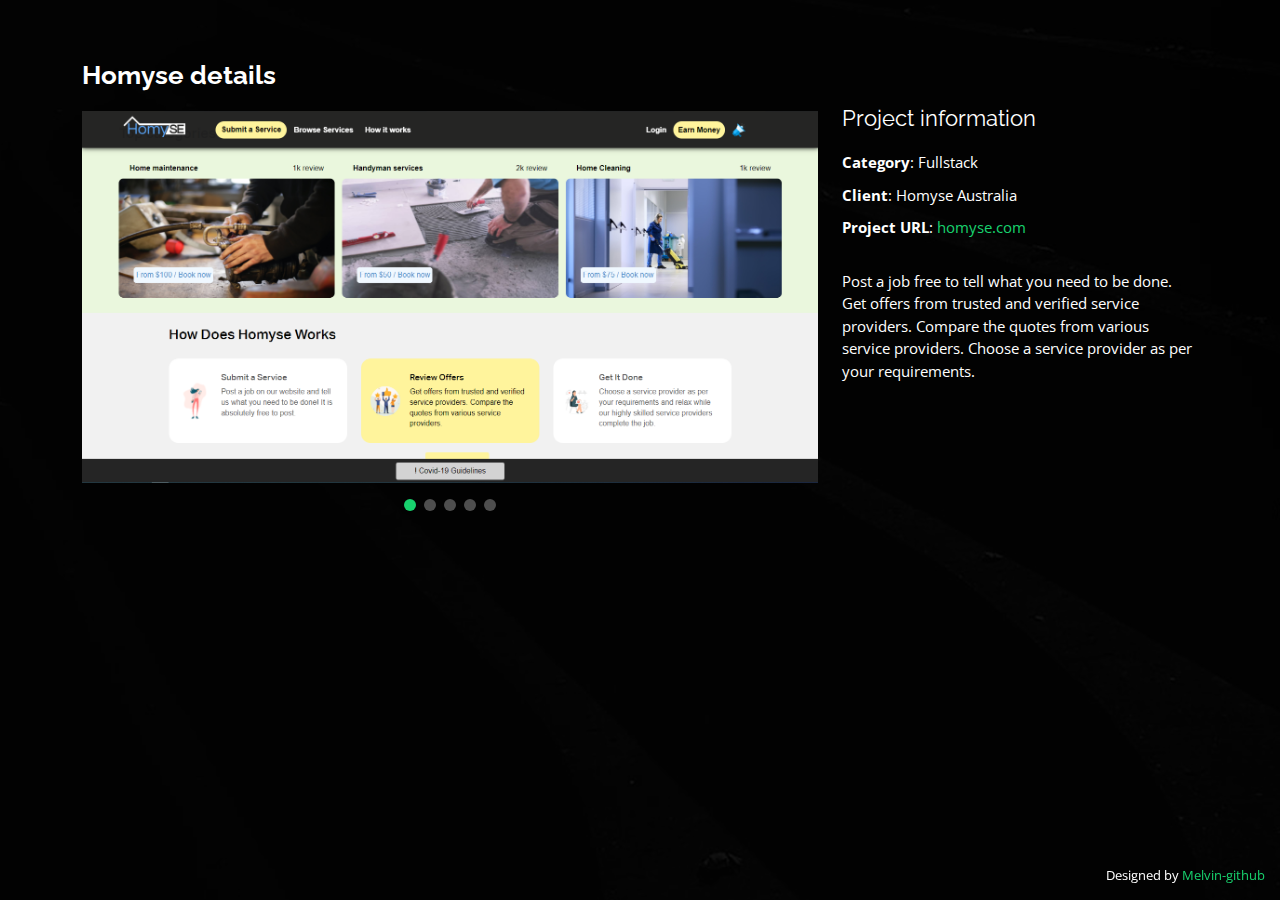
<file: portfolio/portfolio-details9.html>
<!DOCTYPE html>
<html lang="en">

<head>
  <meta charset="utf-8">
  <meta content="width=device-width, initial-scale=1.0" name="viewport">

  <title>Portfolio Details - Homyse</title>
  <meta content="" name="description">
  <meta content="" name="keywords">

  <!-- Favicons -->
  <link href="../assets/img/favicon.png" rel="icon">
  <link href="../assets/img/apple-touch-icon.png" rel="apple-touch-icon">

  <!-- Google Fonts -->
  <link href="https://fonts.googleapis.com/css?family=Open+Sans:300,300i,400,400i,600,600i,700,700i|Raleway:300,300i,400,400i,500,500i,600,600i,700,700i|Poppins:300,300i,400,400i,500,500i,600,600i,700,700i" rel="stylesheet">

  <!-- Vendor CSS Files -->
  <link href="../assets/vendor/bootstrap/css/bootstrap.min.css" rel="stylesheet">
  <link href="../assets/vendor/bootstrap-icons/bootstrap-icons.css" rel="stylesheet">
  <link href="../assets/vendor/boxicons/css/boxicons.min.css" rel="stylesheet">
  <link href="../assets/vendor/glightbox/css/glightbox.min.css" rel="stylesheet">
  <link href="../assets/vendor/remixicon/remixicon.css" rel="stylesheet">
  <link href="../assets/vendor/swiper/swiper-bundle.min.css" rel="stylesheet">

  <!-- Template Main CSS File -->
  <link href="../assets/css/style.css" rel="stylesheet">

  <!-- =======================================================
  * Template Name: Personal - v4.7.0
  * Template URL: https://bootstrapmade.com/personal-free-resume-bootstrap-template/
  * Author: BootstrapMade.com
  * License: https://bootstrapmade.com/license/
  ======================================================== -->
</head>

<body>

  <main id="main">

    <!-- ======= Portfolio Details ======= -->
    <div id="portfolio-details" class="portfolio-details">
      <div class="container">

        <div class="row">

          <div class="col-lg-8">
            <h2 class="portfolio-title">Homyse details</h2>

            <div class="portfolio-details-slider swiper">
              <div class="swiper-wrapper align-items-center">

                <div class="swiper-slide">
                  <img src="../assets/img/portfolio/homyse-1.png" class="img-fluid" alt="">
                </div>

                <div class="swiper-slide">
                  <img src="../assets/img/portfolio/homyse-2.png" class="img-fluid" alt="">
                </div>

                <div class="swiper-slide">
                  <img src="../assets/img/portfolio/homyse-3.png" class="img-fluid" alt="">
                </div>

                <div class="swiper-slide">
                  <img src="../assets/img/portfolio/homyse-4.png" class="img-fluid" alt="">
                </div>

                <div class="swiper-slide">
                  <img src="../assets/img/portfolio/homyse-5.png" class="img-fluid" alt="">
                </div>

              </div>
              <div class="swiper-pagination"></div>
            </div>

          </div>

          <div class="col-lg-4 portfolio-info">
            <h3>Project information</h3>
            <ul>
              <li><strong>Category</strong>: Fullstack</li>
              <li><strong>Client</strong>: Homyse Australia</li>
              <!-- <li><strong>Project date</strong>: 01 March, 2020</li> -->
              <li><strong>Project URL</strong>: <a href="https://www.homyse.com/">homyse.com</a></li>
            </ul>

            <p>
              Post a job free to tell what you need to be done.
              Get offers from trusted and verified service providers. 
              Compare the quotes from various service providers.
              Choose a service provider as per your requirements.
            </p>
          </div>

        </div>

      </div>
    </div><!-- End Portfolio Details -->

  </main><!-- End #main -->

  <div class="credits">
    <!-- All the links in the footer should remain intact. -->
    <!-- You can delete the links only if you purchased the pro version. -->
    <!-- Licensing information: https://bootstrapmade.com/license/ -->
    <!-- Purchase the pro version with working PHP/AJAX contact form: https://bootstrapmade.com/personal-free-resume-bootstrap-template/ -->
    Designed by <a href="https://github.com/melbesnard85">Melvin-github</a>
  </div>

  <!-- Vendor JS Files -->
  <script src="../assets/vendor/purecounter/purecounter.js"></script>
  <script src="../assets/vendor/bootstrap/js/bootstrap.bundle.min.js"></script>
  <script src="../assets/vendor/glightbox/js/glightbox.min.js"></script>
  <script src="../assets/vendor/isotope-layout/isotope.pkgd.min.js"></script>
  <script src="../assets/vendor/swiper/swiper-bundle.min.js"></script>
  <script src="../assets/vendor/waypoints/noframework.waypoints.js"></script>
  <script src="../assets/vendor/php-email-form/validate.js"></script>

  <!-- Template Main JS File -->
  <script src="../assets/js/main.js"></script>

</body>

</html>
</file>
<file: assets/css/style.css>
/**
* Template Name: Personal - v4.7.0
* Template URL: https://bootstrapmade.com/personal-free-resume-bootstrap-template/
* Author: BootstrapMade.com
* License: https://bootstrapmade.com/license/
*/

/*--------------------------------------------------------------
# General
--------------------------------------------------------------*/
body {
  font-family: "Open Sans", sans-serif;
  background-color: #040404;
  color: #fff;
  position: relative;
  background: transparent;
}
body::before {
  content: "";
  position: fixed;
  background: #040404 url("../img/background.png") top right no-repeat;
  background-size: cover;
  left: 0;
  right: 0;
  top: 0;
  height: 100vh;
  z-index: -1;
}
@media (min-width: 1024px) {
  body::before {
    background-attachment: fixed;
  }
}

a {
  color: #18d26e;
  text-decoration: none;
}

a:hover {
  color: #35e888;
  text-decoration: none;
}

h1, h2, h3, h4, h5, h6 {
  font-family: "Raleway", sans-serif;
}

/*--------------------------------------------------------------
# Header
--------------------------------------------------------------*/
#header {
  transition: ease-in-out 0.3s;
  position: relative;
  height: 100vh;
  display: flex;
  align-items: center;
  z-index: 997;
  overflow-y: auto;
}
#header * {
  transition: ease-in-out 0.3s;
}
#header h1 {
  font-size: 48px;
  margin: 0;
  padding: 0;
  line-height: 1;
  font-weight: 700;
  font-family: "Poppins", sans-serif;
}
#header h1 a, #header h1 a:hover {
  color: #fff;
  line-height: 1;
  display: inline-block;
}
#header h2 {
  font-size: 24px;
  margin-top: 20px;
  color: rgba(255, 255, 255, 0.8);
}
#header h2 span {
  color: #fff;
  border-bottom: 2px solid #18d26e;
  padding-bottom: 6px;
}
#header img {
  padding: 0;
  margin: 0;
}
#header .social-links {
  margin-top: 40px;
  display: flex;
}
#header .social-links a {
  font-size: 16px;
  display: flex;
  justify-content: center;
  align-items: center;
  background: rgba(255, 255, 255, 0.1);
  color: #fff;
  line-height: 1;
  margin-right: 8px;
  border-radius: 50%;
  width: 40px;
  height: 40px;
}
#header .social-links a:hover {
  background: #18d26e;
}
@media (max-width: 992px) {
  #header h1 {
    font-size: 36px;
  }
  #header h2 {
    font-size: 20px;
    line-height: 30px;
  }
  #header .social-links {
    margin-top: 15px;
  }
  #header .container {
    display: flex;
    flex-direction: column;
    align-items: center;
  }
}

/* Header Top */
#header.header-top {
  height: 80px;
  position: fixed;
  left: 0;
  top: 0;
  right: 0;
  background: rgba(0, 0, 0, 0.9);
}
#header.header-top .social-links, #header.header-top h2, #header.header-top p {
  display: none;
}
#header.header-top img {
  /* src: "assets/img/me.jpg"; */
  height: 72px;
}
#header.header-top h1 {
  margin-right: auto;
  margin-left: 36px;
  font-size: 36px;
}
#header.header-top .container {
  display: flex;
  align-items: center;
}
#header.header-top .navbar {
  margin: 0;
}
@media (max-width: 768px) {
  #header.header-top {
    height: 60px;
  }
  #header.header-top h1 {
    /* font-size: 26px; */
    display: none;
  }
  #header.header-top img {
    /* src: "assets/img/me.jpg"; */
    height: 36px;
  }
}

/*--------------------------------------------------------------
# Navigation Menu
--------------------------------------------------------------*/
/**
* Desktop Navigation 
*/
.navbar {
  padding: 0;
  margin-top: 35px;
}
.navbar ul {
  margin: 0;
  padding: 0;
  display: flex;
  list-style: none;
  align-items: center;
}
.navbar li {
  position: relative;
}
.navbar li + li {
  margin-left: 30px;
}
.navbar a, .navbar a:focus {
  display: flex;
  align-items: center;
  justify-content: space-between;
  padding: 0;
  font-family: "Poppins", sans-serif;
  font-size: 16px;
  font-weight: 400;
  color: rgba(255, 255, 255, 0.7);
  white-space: nowrap;
  transition: 0.3s;
}
.navbar a i, .navbar a:focus i {
  font-size: 12px;
  line-height: 0;
  margin-left: 5px;
}
.navbar a:before {
  content: "";
  position: absolute;
  width: 0;
  height: 2px;
  bottom: -4px;
  left: 0;
  background-color: #18d26e;
  visibility: hidden;
  width: 0px;
  transition: all 0.3s ease-in-out 0s;
}
.navbar a:hover:before, .navbar li:hover > a:before, .navbar .active:before {
  visibility: visible;
  width: 25px;
}
.navbar a:hover, .navbar .active, .navbar .active:focus, .navbar li:hover > a {
  color: #fff;
}

/**
* Mobile Navigation 
*/
.mobile-nav-toggle {
  color: #fff;
  font-size: 28px;
  cursor: pointer;
  display: none;
  line-height: 0;
  transition: 0.5s;
  position: fixed;
  right: 15px;
  top: 15px;
}

@media (max-width: 991px) {
  .mobile-nav-toggle {
    display: block;
  }

  .navbar ul {
    display: none;
  }
}
.navbar-mobile {
  position: fixed;
  overflow: hidden;
  top: 0;
  right: 0;
  left: 0;
  bottom: 0;
  background: rgba(0, 0, 0, 0.9);
  transition: 0.3s;
  z-index: 999;
  margin-top: 0;
}
.navbar-mobile .mobile-nav-toggle {
  position: absolute;
  top: 15px;
  right: 15px;
}
.navbar-mobile ul {
  display: block;
  position: absolute;
  top: 55px;
  right: 15px;
  bottom: 45px;
  left: 15px;
  padding: 10px 0;
  overflow-y: auto;
  transition: 0.3s;
  border: 2px solid rgba(255, 255, 255, 0.2);
}
.navbar-mobile li {
  padding: 12px 20px;
}
.navbar-mobile li + li {
  margin: 0;
}
.navbar-mobile a, .navbar-mobile a:focus {
  font-size: 16px;
  position: relative;
}

/*--------------------------------------------------------------
# Sections General
--------------------------------------------------------------*/
section {
  overflow: hidden;
  position: absolute;
  width: 100%;
  top: 140px;
  bottom: 100%;
  opacity: 0;
  transition: ease-in-out 0.4s;
  z-index: 2;
}
section.section-show {
  top: 100px;
  bottom: auto;
  opacity: 1;
  padding-bottom: 45px;
}
section .container {
  background: rgba(0, 0, 0, 0.9);
  padding: 30px;
}
@media (max-width: 768px) {
  section {
    top: 120px;
  }
  section.section-show {
    top: 80px;
  }
}

.section-title h2 {
  font-size: 14px;
  font-weight: 500;
  padding: 0;
  line-height: 1px;
  margin: 0 0 20px 0;
  letter-spacing: 2px;
  text-transform: uppercase;
  color: #aaaaaa;
  font-family: "Poppins", sans-serif;
}
.section-title h2::after {
  content: "";
  width: 120px;
  height: 1px;
  display: inline-block;
  background: #4ceb95;
  margin: 4px 10px;
}
.section-title p {
  margin: 0;
  margin: -15px 0 15px 0;
  font-size: 36px;
  font-weight: 700;
  text-transform: uppercase;
  font-family: "Poppins", sans-serif;
  color: #fff;
}

/*--------------------------------------------------------------
# About
--------------------------------------------------------------*/
.about-me .content h3 {
  font-weight: 700;
  font-size: 26px;
  color: #18d26e;
}
.about-me .content ul {
  list-style: none;
  padding: 0;
}
.about-me .content ul li {
  margin-bottom: 20px;
  display: flex;
  align-items: center;
}
.about-me .content ul strong {
  margin-right: 10px;
}
.about-me .content ul i {
  font-size: 16px;
  margin-right: 5px;
  color: #18d26e;
  line-height: 0;
}
.about-me .content p:last-child {
  margin-bottom: 0;
}

/*--------------------------------------------------------------
# Counts
--------------------------------------------------------------*/
.counts {
  padding: 70px 0 60px;
}
.counts .count-box {
  padding: 30px 30px 25px 30px;
  width: 100%;
  position: relative;
  text-align: center;
  background: rgba(255, 255, 255, 0.08);
}
.counts .count-box i {
  position: absolute;
  top: -25px;
  left: 50%;
  transform: translateX(-50%);
  font-size: 24px;
  background: rgba(255, 255, 255, 0.1);
  padding: 12px;
  color: #18d26e;
  border-radius: 50px;
  line-height: 0;
}
.counts .count-box span {
  font-size: 36px;
  display: block;
  font-weight: 600;
  color: #fff;
}
.counts .count-box p {
  padding: 0;
  margin: 0;
  font-family: "Raleway", sans-serif;
  font-size: 14px;
}

/*--------------------------------------------------------------
# Skills
--------------------------------------------------------------*/
.skills .progress {
  height: 60px;
  display: block;
  background: none;
  border-radius: 0;
}
.skills .progress .skill {
  padding: 10px 0;
  margin: 0;
  text-transform: uppercase;
  display: block;
  font-weight: 600;
  font-family: "Poppins", sans-serif;
  color: #fff;
}
.skills .progress .skill .val {
  float: right;
  font-style: normal;
}
.skills .progress-bar-wrap {
  background: rgba(255, 255, 255, 0.2);
}
.skills .progress-bar {
  width: 1px;
  height: 10px;
  transition: 0.9s;
  background-color: #18d26e;
}

/*--------------------------------------------------------------
# Interests
--------------------------------------------------------------*/
.interests .icon-box {
  display: flex;
  align-items: center;
  padding: 20px;
  background: rgba(255, 255, 255, 0.08);
  transition: ease-in-out 0.3s;
}
.interests .icon-box i {
  font-size: 32px;
  padding-right: 10px;
  line-height: 1;
}
.interests .icon-box h3 {
  font-weight: 700;
  margin: 0;
  padding: 0;
  line-height: 1;
  font-size: 16px;
  color: #fff;
}
.interests .icon-box:hover {
  background: rgba(255, 255, 255, 0.12);
}

/*--------------------------------------------------------------
# Testimonials
--------------------------------------------------------------*/
.testimonials .testimonials-carousel, .testimonials .testimonials-slider {
  overflow: hidden;
}
.testimonials .testimonial-item {
  box-sizing: content-box;
  min-height: 320px;
}
.testimonials .testimonial-item .testimonial-img {
  width: 90px;
  border-radius: 50%;
  margin: -40px 0 0 40px;
  position: relative;
  z-index: 2;
  border: 6px solid rgba(255, 255, 255, 0.12);
}
.testimonials .testimonial-item h3 {
  font-size: 18px;
  font-weight: bold;
  margin: 10px 0 5px 45px;
  color: #fff;
}
.testimonials .testimonial-item h4 {
  font-size: 14px;
  color: #999;
  margin: 0 0 0 45px;
}
.testimonials .testimonial-item .quote-icon-left, .testimonials .testimonial-item .quote-icon-right {
  color: rgba(255, 255, 255, 0.25);
  font-size: 26px;
}
.testimonials .testimonial-item .quote-icon-left {
  display: inline-block;
  left: -5px;
  position: relative;
}
.testimonials .testimonial-item .quote-icon-right {
  display: inline-block;
  right: -5px;
  position: relative;
  top: 10px;
}
.testimonials .testimonial-item p {
  font-style: italic;
  margin: 0 15px 0 15px;
  padding: 20px 20px 60px 20px;
  background: rgba(255, 255, 255, 0.1);
  position: relative;
  border-radius: 6px;
  position: relative;
  z-index: 1;
}
.testimonials .swiper-pagination {
  margin-top: 20px;
  position: relative;
}
.testimonials .swiper-pagination .swiper-pagination-bullet {
  width: 12px;
  height: 12px;
  opacity: 1;
  background-color: rgba(255, 255, 255, 0.3);
}
.testimonials .swiper-pagination .swiper-pagination-bullet-active {
  background-color: #18d26e;
}

/*--------------------------------------------------------------
# Resume
--------------------------------------------------------------*/
.resume-p {
  display: inline;
}
.resume-download {
  display: inline;
  float: right;
}
.resume .resume-title {
  font-size: 26px;
  font-weight: 700;
  margin-top: 20px;
  margin-bottom: 20px;
  color: #fff;
}
.resume .resume-item {
  padding: 0 0 20px 20px;
  margin-top: -2px;
  border-left: 2px solid rgba(255, 255, 255, 0.2);
  position: relative;
}
.resume .resume-item h4 {
  line-height: 18px;
  font-size: 18px;
  font-weight: 600;
  text-transform: uppercase;
  font-family: "Poppins", sans-serif;
  color: #18d26e;
  margin-bottom: 10px;
}
.resume .resume-item h5 {
  font-size: 16px;
  background: rgba(255, 255, 255, 0.15);
  padding: 5px 15px;
  display: inline-block;
  font-weight: 600;
  margin-bottom: 10px;
}
.resume .resume-item ul {
  padding-left: 20px;
}
.resume .resume-item ul li {
  padding-bottom: 10px;
}
.resume .resume-item:last-child {
  padding-bottom: 0;
}
.resume .resume-item::before {
  content: "";
  position: absolute;
  width: 16px;
  height: 16px;
  border-radius: 50px;
  left: -9px;
  top: 0;
  background: #18d26e;
  border: 2px solid #18d26e;
}

/*--------------------------------------------------------------
# Services
--------------------------------------------------------------*/
.services .icon-box {
  text-align: center;
  background: rgba(204, 204, 204, 0.1);
  padding: 80px 20px;
  transition: all ease-in-out 0.3s;
}
.services .icon-box .icon {
  margin: 0 auto;
  width: 64px;
  height: 64px;
  background: #18d26e;
  border-radius: 5px;
  transition: all 0.3s ease-out 0s;
  display: flex;
  align-items: center;
  justify-content: center;
  margin-bottom: 20px;
  transform-style: preserve-3d;
}

.services .icon-box .icon i {
  color: #fff;
  font-size: 28px;
}
.services .icon-box .icon::before {
  position: absolute;
  content: "";
  left: -8px;
  top: -8px;
  height: 100%;
  width: 100%;
  background: rgba(255, 255, 255, 0.15);
  border-radius: 5px;
  transition: all 0.3s ease-out 0s;
  transform: translateZ(-1px);
}
.services .icon-box h4 {
  font-weight: 700;
  margin-bottom: 15px;
  font-size: 24px;
}
.services .icon-box h4 a {
  color: #fff;
}
.services .icon-box p {
  line-height: 24px;
  font-size: 14px;
  margin-bottom: 0;
}
.services .icon-box:hover {
  background: #18d26e;
  border-color: #18d26e;
}
.services .icon-box:hover .icon {
  background: #fff;
}
.services .icon-box:hover .icon i {
  color: #18d26e;
}
.services .icon-box:hover .icon::before {
  background: #35e888;
}
.services .icon-box:hover h4 a, .services .icon-box:hover p {
  color: #fff;
}

/*--------------------------------------------------------------
# Portfolio
--------------------------------------------------------------*/
.portfolio .portfolio-item {
  margin-bottom: 30px;
}
.portfolio #portfolio-flters {
  padding: 0;
  margin: 0 auto 15px auto;
  list-style: none;
  text-align: center;
  border-radius: 50px;
  padding: 2px 15px;
}
.portfolio #portfolio-flters li {
  cursor: pointer;
  display: inline-block;
  padding: 8px 16px 10px 16px;
  font-size: 14px;
  font-weight: 600;
  line-height: 1;
  text-transform: uppercase;
  color: #fff;
  background: rgba(255, 255, 255, 0.1);
  margin: 0 3px 10px 3px;
  transition: all 0.3s ease-in-out;
  border-radius: 4px;
}
.portfolio #portfolio-flters li:hover, .portfolio #portfolio-flters li.filter-active {
  background: #18d26e;
}
.portfolio #portfolio-flters li:last-child {
  margin-right: 0;
}
.portfolio .portfolio-wrap {
  transition: 0.3s;
  position: relative;
  overflow: hidden;
  z-index: 1;
  background: rgba(0, 0, 0, 0.6);
}
.portfolio .portfolio-wrap::before {
  content: "";
  background: rgba(0, 0, 0, 0.6);
  position: absolute;
  left: 30px;
  right: 30px;
  top: 30px;
  bottom: 30px;
  transition: all ease-in-out 0.3s;
  z-index: 2;
  opacity: 0;
}
.portfolio .portfolio-wrap .portfolio-info {
  opacity: 0;
  position: absolute;
  top: 0;
  left: 0;
  right: 0;
  bottom: 0;
  text-align: center;
  z-index: 3;
  transition: all ease-in-out 0.3s;
  display: flex;
  flex-direction: column;
  justify-content: center;
  align-items: center;
}
.portfolio .portfolio-wrap .portfolio-info::before {
  display: block;
  content: "";
  width: 48px;
  height: 48px;
  position: absolute;
  top: 35px;
  left: 35px;
  border-top: 3px solid #fff;
  border-left: 3px solid #fff;
  transition: all 0.5s ease 0s;
  z-index: 9994;
}
.portfolio .portfolio-wrap .portfolio-info::after {
  display: block;
  content: "";
  width: 48px;
  height: 48px;
  position: absolute;
  bottom: 35px;
  right: 35px;
  border-bottom: 3px solid #fff;
  border-right: 3px solid #fff;
  transition: all 0.5s ease 0s;
  z-index: 9994;
}
.portfolio .portfolio-wrap .portfolio-info h4 {
  font-size: 20px;
  color: #fff;
  font-weight: 600;
}
.portfolio .portfolio-wrap .portfolio-info p {
  color: #ffffff;
  font-size: 14px;
  text-transform: uppercase;
  padding: 0;
  margin: 0;
}
.portfolio .portfolio-wrap .portfolio-links {
  text-align: center;
  z-index: 4;
}
.portfolio .portfolio-wrap .portfolio-links a {
  color: #fff;
  margin: 0 2px;
  font-size: 28px;
  display: inline-block;
  transition: 0.3s;
}
.portfolio .portfolio-wrap .portfolio-links a:hover {
  color: #63eda3;
}
.portfolio .portfolio-wrap:hover::before {
  top: 0;
  left: 0;
  right: 0;
  bottom: 0;
  opacity: 1;
}
.portfolio .portfolio-wrap:hover .portfolio-info {
  opacity: 1;
}
.portfolio .portfolio-wrap:hover .portfolio-info::before {
  top: 15px;
  left: 15px;
}
.portfolio .portfolio-wrap:hover .portfolio-info::after {
  bottom: 15px;
  right: 15px;
}

/*--------------------------------------------------------------
# Portfolio Details
--------------------------------------------------------------*/
.portfolio-details {
  padding-top: 40px;
  background: rgba(0, 0, 0, 0.8);
  position: fixed;
  left: 0;
  right: 0;
  top: 0;
  bottom: 0;
  overflow-y: auto;
}
.portfolio-details .container {
  padding-top: 20px;
  padding-bottom: 40px;
}
.portfolio-details .portfolio-title {
  font-size: 26px;
  font-weight: 700;
  margin-bottom: 20px;
}
.portfolio-details .portfolio-info {
  padding-top: 45px;
}
.portfolio-details .portfolio-info h3 {
  font-size: 22px;
  font-weight: 400;
  margin-bottom: 20px;
}
.portfolio-details .portfolio-info ul {
  list-style: none;
  padding: 0;
  font-size: 15px;
}
.portfolio-details .portfolio-info ul li + li {
  margin-top: 10px;
}
.portfolio-details .portfolio-info p {
  font-size: 15px;
  padding: 15px 0 0 0;
}
@media (max-width: 992px) {
  .portfolio-details .portfolio-info {
    padding-top: 20px;
  }
}
.portfolio-details .swiper-pagination {
  margin-top: 20px;
  position: relative;
}
.portfolio-details .swiper-pagination .swiper-pagination-bullet {
  width: 12px;
  height: 12px;
  opacity: 1;
  background-color: rgba(255, 255, 255, 0.3);
}
.portfolio-details .swiper-pagination .swiper-pagination-bullet-active {
  background-color: #18d26e;
}

/*--------------------------------------------------------------
# Contact
--------------------------------------------------------------*/
.contact .info-box {
  color: #444444;
  padding: 20px;
  width: 100%;
  background: rgba(255, 255, 255, 0.08);
}
.contact .info-box i.bx {
  font-size: 24px;
  color: #18d26e;
  border-radius: 50%;
  padding: 14px;
  float: left;
  background: rgba(255, 255, 255, 0.1);
}
.contact .info-box h3 {
  font-size: 20px;
  color: rgba(255, 255, 255, 0.5);
  font-weight: 700;
  margin: 10px 0 8px 68px;
}
.contact .info-box p {
  padding: 0;
  color: #fff;
  line-height: 24px;
  font-size: 14px;
  margin: 0 0 0 68px;
}
.contact .info-box .social-links {
  margin: 5px 0 0 68px;
  display: flex;
}
.contact .info-box .social-links a {
  font-size: 18px;
  display: inline-block;
  color: #fff;
  line-height: 1;
  margin-right: 12px;
  transition: 0.3s;
}
.contact .info-box .social-links a:hover {
  color: #18d26e;
}
.contact .php-email-form {
  padding: 30px;
  background: rgba(255, 255, 255, 0.08);
}
.contact .php-email-form .error-message {
  display: none;
  background: rgba(255, 255, 255, 0.08);
  background: #ed3c0d;
  text-align: left;
  padding: 15px;
  font-weight: 600;
}
.contact .php-email-form .error-message br + br {
  margin-top: 25px;
}
.contact .php-email-form .sent-message {
  display: none;
  background: rgba(255, 255, 255, 0.08);
  background: #18d26e;
  text-align: center;
  padding: 15px;
  font-weight: 600;
}
.contact .php-email-form .loading {
  display: none;
  background: rgba(255, 255, 255, 0.08);
  text-align: center;
  padding: 15px;
}
.contact .php-email-form .loading:before {
  content: "";
  display: inline-block;
  border-radius: 50%;
  width: 24px;
  height: 24px;
  margin: 0 10px -6px 0;
  border: 3px solid #18d26e;
  border-top-color: #eee;
  -webkit-animation: animate-loading 1s linear infinite;
  animation: animate-loading 1s linear infinite;
}
.contact .php-email-form input, .contact .php-email-form textarea {
  border-radius: 0;
  box-shadow: none;
  font-size: 14px;
  background: rgba(255, 255, 255, 0.08);
  border: 0;
  transition: 0.3s;
  color: #fff;
}
.contact .php-email-form input:focus, .contact .php-email-form textarea:focus {
  background-color: rgba(255, 255, 255, 0.11);
}
.contact .php-email-form input::-moz-placeholder, .contact .php-email-form textarea::-moz-placeholder {
  color: rgba(255, 255, 255, 0.3);
  opacity: 1;
}
.contact .php-email-form input::placeholder, .contact .php-email-form textarea::placeholder {
  color: rgba(255, 255, 255, 0.3);
  opacity: 1;
}
.contact .php-email-form input {
  padding: 10px 15px;
}
.contact .php-email-form textarea {
  padding: 12px 15px;
}
.contact .php-email-form button[type=submit] {
  background: #18d26e;
  border: 0;
  padding: 10px 30px;
  color: #fff;
  transition: 0.4s;
  border-radius: 4px;
}
.contact .php-email-form button[type=submit]:hover {
  background: #15bb62;
}
@-webkit-keyframes animate-loading {
  0% {
    transform: rotate(0deg);
  }
  100% {
    transform: rotate(360deg);
  }
}
@keyframes animate-loading {
  0% {
    transform: rotate(0deg);
  }
  100% {
    transform: rotate(360deg);
  }
}

/*--------------------------------------------------------------
# Credits
--------------------------------------------------------------*/
.credits {
  position: fixed;
  right: 0;
  left: 0;
  bottom: 0;
  padding: 15px;
  text-align: right;
  font-size: 13px;
  color: #fff;
  z-index: 999999;
}
@media (max-width: 992px) {
  .credits {
    text-align: center;
    padding: 10px;
    background: rgba(0, 0, 0, 0.8);
  }
}
.credits a {
  color: #18d26e;
  transition: 0.3s;
}
.credits a:hover {
  color: #fff;
}
</file>
